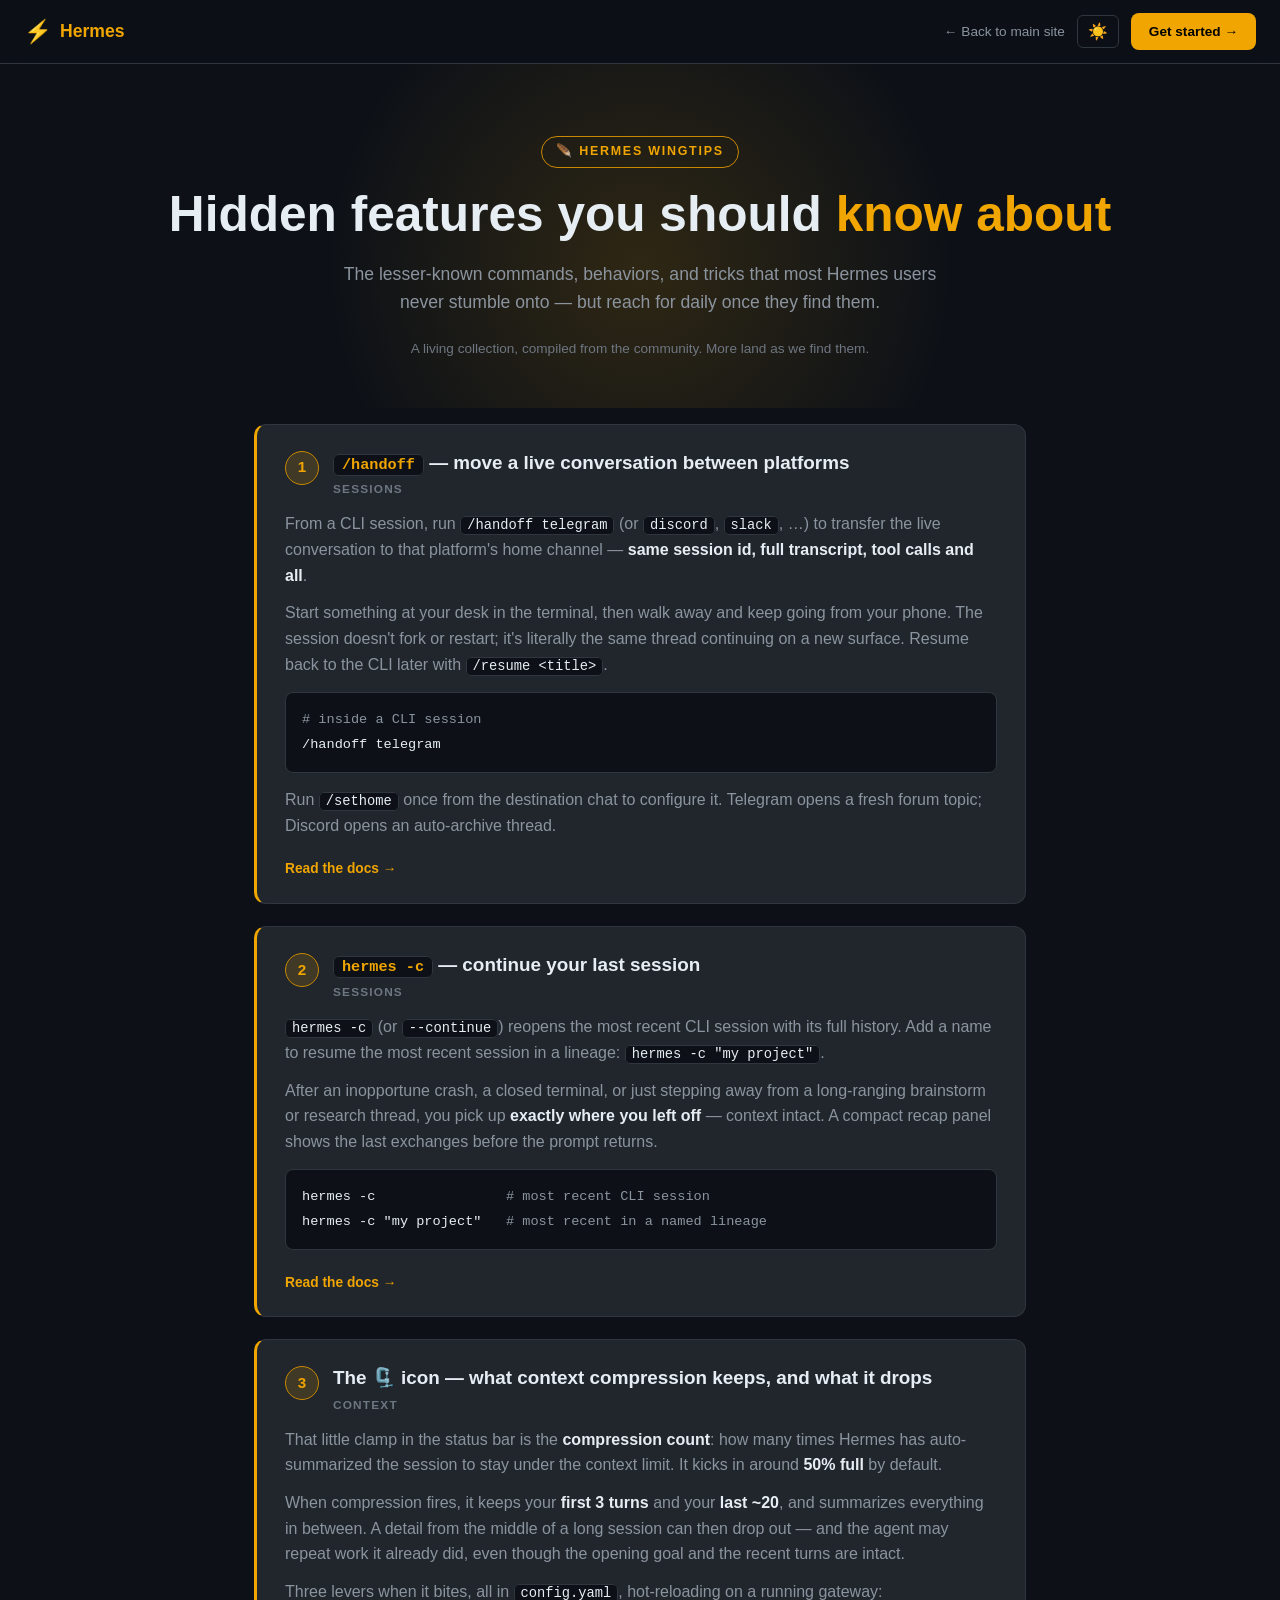
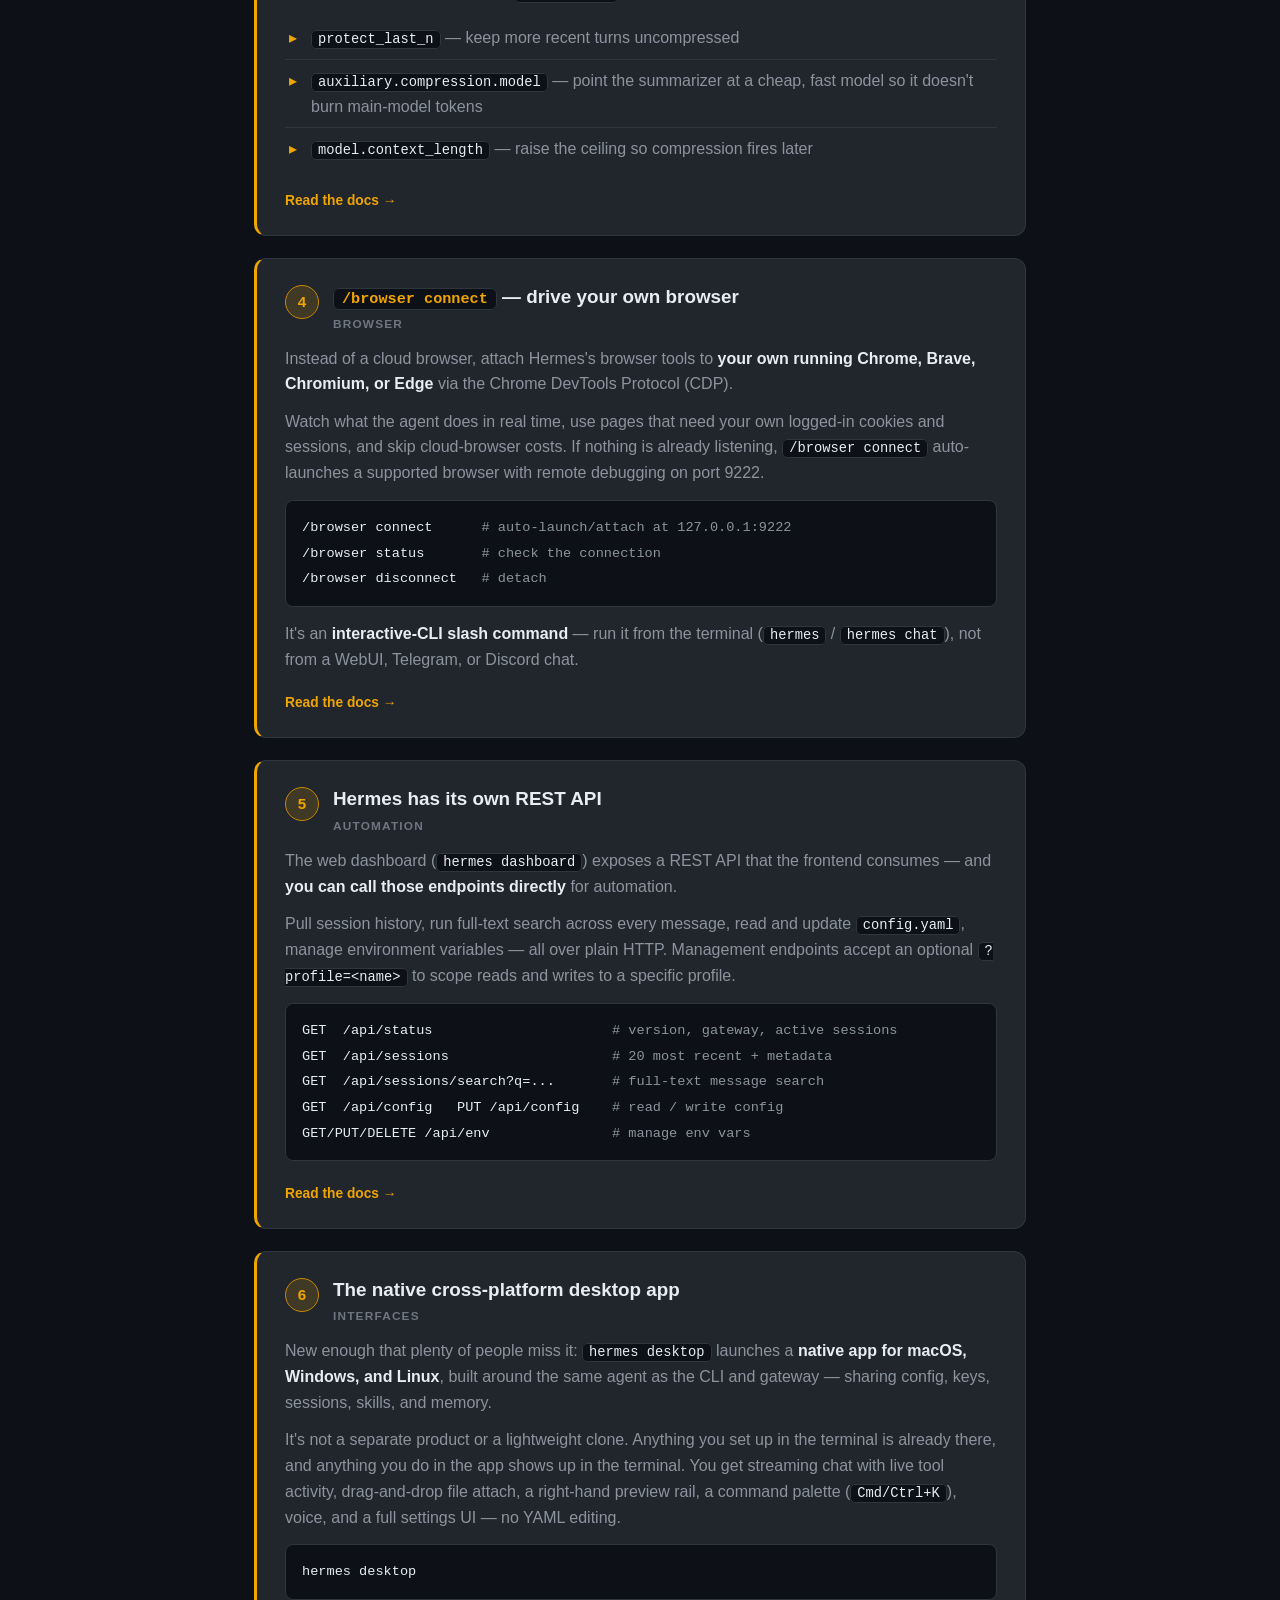
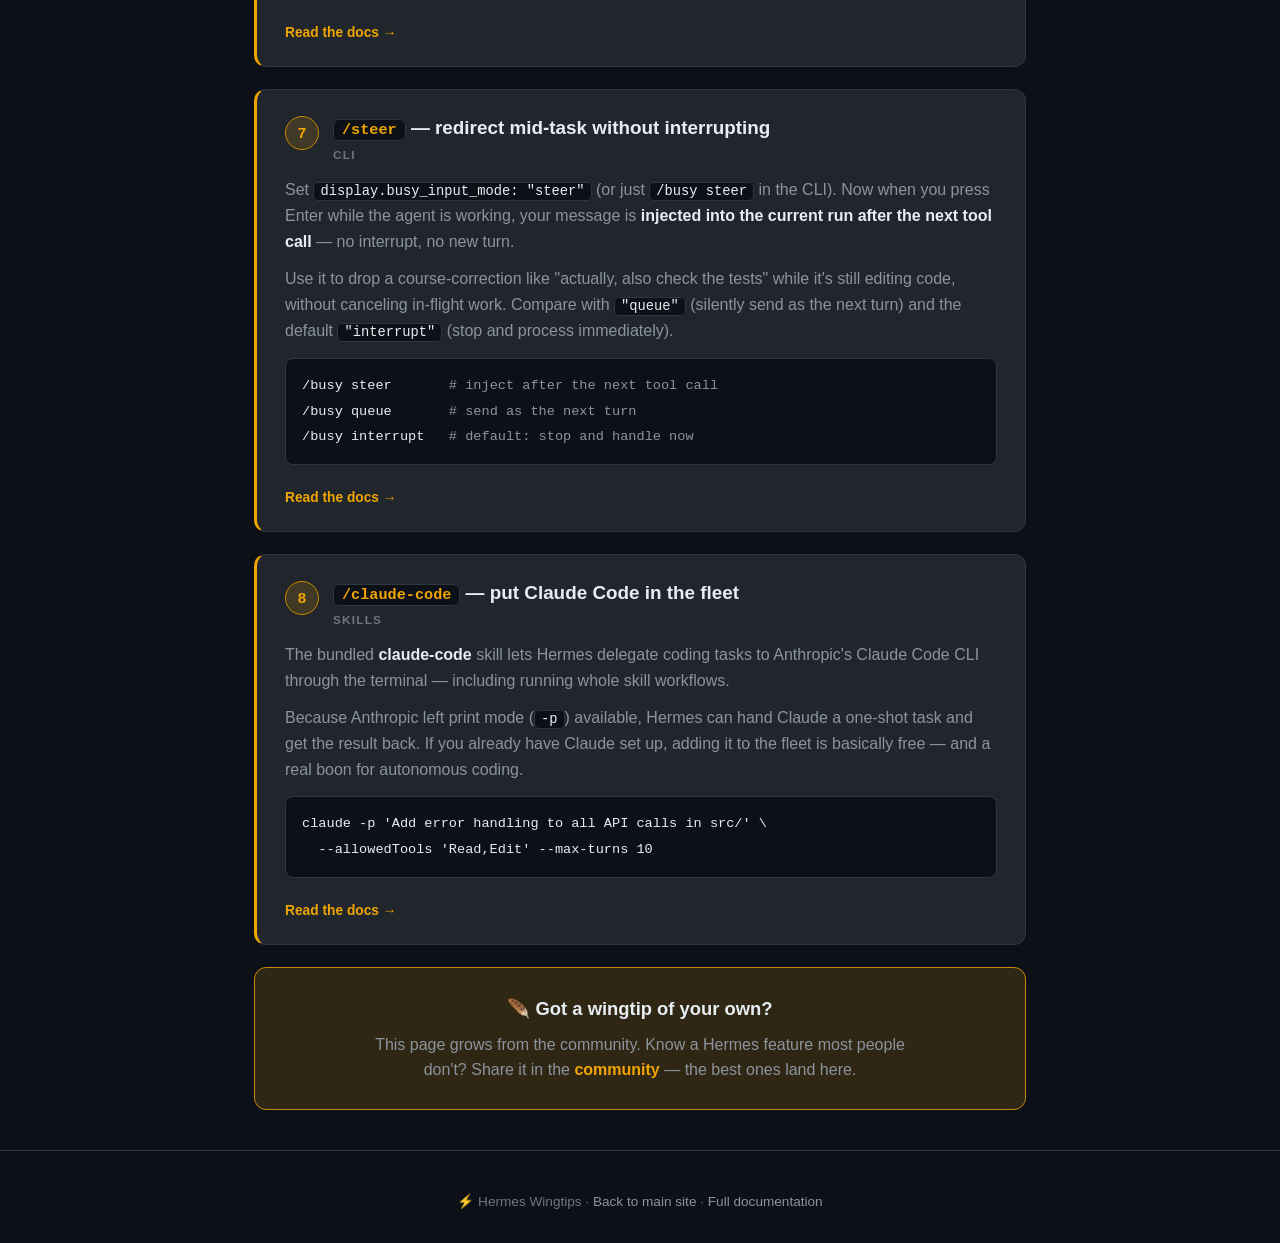
<file: hidden-features/index.html>
<!DOCTYPE html>
<html lang="en" data-theme="dark">
<head>
  <script>
    // Canonical URL: strip trailing index.html so links always show the clean path
    (function(){
      var p = window.location.pathname;
      if (p.endsWith('/index.html')) {
        var clean = p.slice(0, p.length - 'index.html'.length);
        window.history.replaceState(null, '', clean + window.location.search + window.location.hash);
      }
    })();
  </script>
<meta charset="UTF-8">
<meta name="viewport" content="width=device-width, initial-scale=1.0">
<title>Hidden Features — Hermes Wingtips</title>
<meta name="description" content="The lesser-known Hermes features, commands, and tricks most users never discover — cross-platform handoff, context compression, /browser connect, the REST API, and more.">
<meta property="og:title" content="Hidden Features — Hermes Wingtips">
<meta property="og:description" content="The lesser-known Hermes features, commands, and tricks most users never discover.">
<meta property="og:type" content="website">
<meta property="og:url" content="https://get-hermes.ai/hidden-features/">
<meta property="og:image" content="https://get-hermes.ai/images/ui-hero.png">
<meta name="twitter:card" content="summary_large_image">
<meta name="twitter:title" content="Hidden Features — Hermes Wingtips">
<meta name="twitter:description" content="The lesser-known Hermes features, commands, and tricks most users never discover.">
<meta name="twitter:image" content="https://get-hermes.ai/images/ui-hero.png">
<style>
  :root {
    --bg-primary: #0d1117;
    --bg-secondary: #161b22;
    --bg-tertiary: #21262d;
    --bg-card: #161b22;
    --border: #30363d;
    --text-primary: #e6edf3;
    --text-secondary: #8b949e;
    --text-muted: #6e7681;
    --accent: #f0a500;
    --accent-dim: #c88800;
    --accent-glow: rgba(240,165,0,0.15);
    --green: #3fb950;
    --blue: #58a6ff;
    --purple: #bc8cff;
    --red: #f85149;
    --nav-height: 64px;
  }
  [data-theme="light"] nav {
    background: rgba(246, 248, 250, 0.95);
  }
  [data-theme="light"] {
    --bg-primary: #ffffff;
    --bg-secondary: #f6f8fa;
    --bg-tertiary: #eaeef2;
    --bg-card: #ffffff;
    --border: #d0d7de;
    --text-primary: #1f2328;
    --text-secondary: #656d76;
    --text-muted: #9198a1;
    --accent: #c07800;
    --accent-dim: #9a6200;
    --accent-glow: rgba(192,120,0,0.12);
  }

  *, *::before, *::after { box-sizing: border-box; margin: 0; padding: 0; }

  body {
    font-family: -apple-system, BlinkMacSystemFont, 'Segoe UI', sans-serif;
    background: var(--bg-primary);
    color: var(--text-primary);
    line-height: 1.6;
    min-height: 100vh;
  }

  /* NAV */
  nav {
    position: sticky;
    top: 0;
    height: var(--nav-height);
    background: rgba(13, 17, 23, 0.92);
    border-bottom: 1px solid var(--border);
    backdrop-filter: blur(12px);
    display: flex;
    align-items: center;
    justify-content: space-between;
    padding: 0 24px;
    z-index: 100;
  }
  .nav-logo {
    font-size: 1.1rem;
    font-weight: 700;
    color: var(--accent);
    text-decoration: none;
    display: flex;
    align-items: center;
    gap: 8px;
  }
  .nav-logo span { font-size: 1.4rem; }
  .nav-right { display: flex; align-items: center; gap: 12px; }
  .nav-back {
    color: var(--text-secondary);
    text-decoration: none;
    font-size: 0.85rem;
    display: flex;
    align-items: center;
    gap: 4px;
    transition: color 0.2s;
  }
  .nav-back:hover { color: var(--text-primary); }
  #theme-toggle {
    background: none;
    border: 1px solid var(--border);
    border-radius: 6px;
    padding: 6px 10px;
    cursor: pointer;
    font-size: 1rem;
    color: var(--text-primary);
    transition: border-color 0.2s;
  }
  #theme-toggle:hover { border-color: var(--accent); }
  .btn-cta {
    background: var(--accent);
    color: #000;
    border: none;
    border-radius: 8px;
    padding: 8px 18px;
    font-size: 0.85rem;
    font-weight: 600;
    cursor: pointer;
    text-decoration: none;
    transition: opacity 0.2s;
  }
  .btn-cta:hover { opacity: 0.85; }

  /* HERO */
  .hero {
    text-align: center;
    padding: 72px 24px 48px;
    position: relative;
    overflow: hidden;
  }
  .hero::before {
    content: "";
    position: absolute;
    top: -40%; left: 50%;
    transform: translateX(-50%);
    width: 680px; height: 680px;
    background: radial-gradient(circle, var(--accent-glow) 0%, transparent 65%);
    pointer-events: none;
  }
  .hero-eyebrow {
    display: inline-block;
    font-size: 0.78rem;
    font-weight: 700;
    letter-spacing: 0.14em;
    text-transform: uppercase;
    color: var(--accent);
    border: 1px solid var(--accent-dim);
    border-radius: 999px;
    padding: 5px 14px;
    margin-bottom: 20px;
    position: relative;
  }
  .hero h1 {
    font-size: clamp(2rem, 5vw, 3.1rem);
    font-weight: 800;
    line-height: 1.08;
    margin-bottom: 18px;
    position: relative;
  }
  .hero h1 .wing { color: var(--accent); }
  .hero p {
    max-width: 640px;
    margin: 0 auto;
    font-size: 1.1rem;
    color: var(--text-secondary);
    position: relative;
  }
  .hero .meta {
    margin-top: 22px;
    font-size: 0.85rem;
    color: var(--text-muted);
    position: relative;
  }

  /* TIP LIST */
  .wrap {
    max-width: 820px;
    margin: 0 auto;
    padding: 16px 24px 40px;
  }
  .tip {
    background: var(--bg-tertiary);
    border: 1px solid var(--border);
    border-left: 3px solid var(--accent);
    border-radius: 12px;
    padding: 26px 28px 22px;
    margin-bottom: 22px;
    position: relative;
  }
  .tip-head {
    display: flex;
    align-items: flex-start;
    gap: 14px;
    margin-bottom: 12px;
  }
  .tip-num {
    flex-shrink: 0;
    width: 34px; height: 34px;
    border-radius: 50%;
    background: var(--accent-glow);
    border: 1px solid var(--accent-dim);
    color: var(--accent);
    font-weight: 800;
    font-size: 0.95rem;
    display: flex;
    align-items: center;
    justify-content: center;
  }
  .tip-title {
    flex: 1;
    min-width: 0;
  }
  .tip-title h2 {
    font-size: 1.18rem;
    font-weight: 700;
    line-height: 1.3;
    word-break: break-word;
  }
  .tip-title h2 code {
    font-family: 'SF Mono', 'Menlo', 'Consolas', monospace;
    background: var(--bg-primary);
    border: 1px solid var(--border);
    border-radius: 6px;
    padding: 1px 8px;
    font-size: 0.95rem;
    color: var(--accent);
  }
  .tip-kicker {
    display: block;
    font-size: 0.74rem;
    font-weight: 700;
    letter-spacing: 0.1em;
    text-transform: uppercase;
    color: var(--text-muted);
    margin-top: 5px;
  }
  .tip-body { color: var(--text-secondary); font-size: 1rem; }
  .tip-body p { margin-bottom: 12px; }
  .tip-body p:last-child { margin-bottom: 0; }
  .tip-body strong { color: var(--text-primary); font-weight: 650; }
  .tip-body code:not(pre code) {
    font-family: 'SF Mono', 'Menlo', 'Consolas', monospace;
    background: var(--bg-primary);
    border: 1px solid var(--border);
    border-radius: 5px;
    padding: 1px 6px;
    font-size: 0.86em;
    color: var(--text-primary);
  }
  pre {
    background: #0d1117;
    border: 1px solid var(--border);
    border-radius: 8px;
    padding: 14px 16px;
    overflow-x: auto;
    margin: 14px 0;
  }
  pre code {
    font-family: 'SF Mono', 'Menlo', 'Consolas', monospace;
    font-size: 0.85rem;
    color: #e6edf3;
    line-height: 1.55;
    white-space: pre;
  }
  pre code .c { color: #8b949e; }
  pre code .k { color: #f0a500; }
  .levers {
    list-style: none;
    margin: 4px 0 12px;
    padding: 0;
  }
  .levers li {
    padding: 8px 0 8px 26px;
    position: relative;
    border-bottom: 1px solid var(--border);
  }
  .levers li:last-child { border-bottom: none; }
  .levers li::before {
    content: "▸";
    position: absolute;
    left: 4px;
    color: var(--accent);
  }
  .tip-more {
    display: inline-flex;
    align-items: center;
    gap: 5px;
    margin-top: 8px;
    font-size: 0.86rem;
    font-weight: 600;
    color: var(--accent);
    text-decoration: none;
    transition: gap 0.15s;
  }
  .tip-more:hover { gap: 9px; }

  /* CONTRIBUTE CALLOUT */
  .contribute {
    background: var(--accent-glow);
    border: 1px solid var(--accent-dim);
    border-radius: 12px;
    padding: 26px 28px;
    text-align: center;
    margin-top: 8px;
  }
  .contribute h3 { font-size: 1.15rem; margin-bottom: 8px; }
  .contribute p { color: var(--text-secondary); max-width: 560px; margin: 0 auto; }
  .contribute a { color: var(--accent); font-weight: 600; text-decoration: none; }
  .contribute a:hover { text-decoration: underline; }

  footer {
    text-align: center;
    padding: 40px 24px;
    border-top: 1px solid var(--border);
    color: var(--text-muted);
    font-size: 0.85rem;
  }
  footer a { color: var(--text-secondary); text-decoration: none; }
  footer a:hover { color: var(--accent); }

  /* HAMBURGER + MOBILE MENU */
  .hamburger {
    display: none;
    flex-direction: column;
    gap: 5px;
    cursor: pointer;
    padding: 6px;
    border: 1px solid var(--border);
    border-radius: 6px;
    background: none;
    transition: border-color 0.15s;
    flex-shrink: 0;
  }
  .hamburger:hover { border-color: var(--accent); }
  .hamburger span {
    display: block;
    width: 20px;
    height: 2px;
    background: var(--text-secondary);
    border-radius: 2px;
    transition: transform 0.2s, opacity 0.2s;
  }
  .hamburger.open span:nth-child(1) { transform: translateY(7px) rotate(45deg); }
  .hamburger.open span:nth-child(2) { opacity: 0; }
  .hamburger.open span:nth-child(3) { transform: translateY(-7px) rotate(-45deg); }
  #hf-mobile-menu {
    display: none;
    position: fixed;
    top: var(--nav-height);
    left: 0; right: 0;
    background: var(--bg-secondary);
    border-bottom: 1px solid var(--border);
    padding: 16px 24px;
    z-index: 999;
    flex-direction: column;
    gap: 4px;
  }
  #hf-mobile-menu.open { display: flex; }
  #hf-mobile-menu a {
    color: var(--text-secondary);
    font-size: 0.95rem;
    font-weight: 500;
    padding: 10px 12px;
    border-radius: 6px;
    transition: color 0.15s, background 0.15s;
    text-decoration: none;
  }
  #hf-mobile-menu a:hover { color: var(--text-primary); background: var(--bg-tertiary); }
  #hf-mobile-menu a.accent { color: var(--accent); }

  @media (max-width: 640px) {
    .hamburger { display: flex; }
    .btn-cta { display: none; }
    .nav-back { display: none; }
    nav { padding: 0 16px; }
    .tip { padding: 22px 18px 18px; }
    .wrap { padding: 12px 16px 36px; }
  }
</style>
</head>
<body>

<nav>
  <a href="../" class="nav-logo"><span>⚡</span> Hermes</a>
  <div class="nav-right">
    <a href="../" class="nav-back">← <span>Back to main site</span></a>
    <button id="theme-toggle" aria-label="Toggle theme">🌙</button>
    <a href="https://hermes-agent.nousresearch.com/docs/getting-started/installation" class="btn-cta" target="_blank">Get started →</a>
  </div>
  <button class="hamburger" id="hf-hamburger" aria-label="Open menu" aria-expanded="false">
    <span></span><span></span><span></span>
  </button>
</nav>

<div id="hf-mobile-menu">
  <a href="../">⚡ Hermes Home</a>
  <a href="../#why">Why Hermes</a>
  <a href="../#features">Features</a>
  <a href="../#compare">Compare</a>
  <a href="../#install">Install</a>
  <a href="../eli5/" class="accent">🧠 ELI5 — What is Hermes?</a>
  <a href="../models/" class="accent">🤖 Best Models</a>
  <a href="../community/" class="accent">🌎 Community</a>
  <a href="https://hermes-agent.nousresearch.com/docs/getting-started/installation" target="_blank" class="accent" style="margin-top:4px">Get started →</a>
</div>

<section class="hero">
  <span class="hero-eyebrow">🪶 Hermes Wingtips</span>
  <h1>Hidden features you should <span class="wing">know about</span></h1>
  <p>The lesser-known commands, behaviors, and tricks that most Hermes users never stumble onto — but reach for daily once they find them.</p>
  <p class="meta">A living collection, compiled from the community. More land as we find them.</p>
</section>

<div class="wrap">

  <!-- 1 -->
  <div class="tip" id="handoff">
    <div class="tip-head">
      <div class="tip-num">1</div>
      <div class="tip-title">
        <h2><code>/handoff</code> — move a live conversation between platforms</h2>
        <span class="tip-kicker">Sessions</span>
      </div>
    </div>
    <div class="tip-body">
      <p>From a CLI session, run <code>/handoff telegram</code> (or <code>discord</code>, <code>slack</code>, …) to transfer the live conversation to that platform's home channel — <strong>same session id, full transcript, tool calls and all</strong>.</p>
      <p>Start something at your desk in the terminal, then walk away and keep going from your phone. The session doesn't fork or restart; it's literally the same thread continuing on a new surface. Resume back to the CLI later with <code>/resume &lt;title&gt;</code>.</p>
      <pre><code><span class="c"># inside a CLI session</span>
/handoff telegram</code></pre>
      <p>Run <code>/sethome</code> once from the destination chat to configure it. Telegram opens a fresh forum topic; Discord opens an auto-archive thread.</p>
      <a class="tip-more" href="https://hermes-agent.nousresearch.com/docs/user-guide/sessions#cross-platform-handoff" target="_blank">Read the docs →</a>
    </div>
  </div>

  <!-- 2 -->
  <div class="tip" id="continue">
    <div class="tip-head">
      <div class="tip-num">2</div>
      <div class="tip-title">
        <h2><code>hermes -c</code> — continue your last session</h2>
        <span class="tip-kicker">Sessions</span>
      </div>
    </div>
    <div class="tip-body">
      <p><code>hermes -c</code> (or <code>--continue</code>) reopens the most recent CLI session with its full history. Add a name to resume the most recent session in a lineage: <code>hermes -c "my project"</code>.</p>
      <p>After an inopportune crash, a closed terminal, or just stepping away from a long-ranging brainstorm or research thread, you pick up <strong>exactly where you left off</strong> — context intact. A compact recap panel shows the last exchanges before the prompt returns.</p>
      <pre><code>hermes -c                <span class="c"># most recent CLI session</span>
hermes -c "my project"   <span class="c"># most recent in a named lineage</span></code></pre>
      <a class="tip-more" href="https://hermes-agent.nousresearch.com/docs/user-guide/sessions#cli-session-resume" target="_blank">Read the docs →</a>
    </div>
  </div>

  <!-- 3 -->
  <div class="tip" id="compression">
    <div class="tip-head">
      <div class="tip-num">3</div>
      <div class="tip-title">
        <h2>The 🗜️ icon — what context compression keeps, and what it drops</h2>
        <span class="tip-kicker">Context</span>
      </div>
    </div>
    <div class="tip-body">
      <p>That little clamp in the status bar is the <strong>compression count</strong>: how many times Hermes has auto-summarized the session to stay under the context limit. It kicks in around <strong>50% full</strong> by default.</p>
      <p>When compression fires, it keeps your <strong>first 3 turns</strong> and your <strong>last ~20</strong>, and summarizes everything in between. A detail from the middle of a long session can then drop out — and the agent may repeat work it already did, even though the opening goal and the recent turns are intact.</p>
      <p>Three levers when it bites, all in <code>config.yaml</code>, hot-reloading on a running gateway:</p>
      <ul class="levers">
        <li><code>protect_last_n</code> — keep more recent turns uncompressed</li>
        <li><code>auxiliary.compression.model</code> — point the summarizer at a cheap, fast model so it doesn't burn main-model tokens</li>
        <li><code>model.context_length</code> — raise the ceiling so compression fires later</li>
      </ul>
      <a class="tip-more" href="https://hermes-agent.nousresearch.com/docs/developer-guide/context-compression-and-caching" target="_blank">Read the docs →</a>
    </div>
  </div>

  <!-- 4 -->
  <div class="tip" id="browser-connect">
    <div class="tip-head">
      <div class="tip-num">4</div>
      <div class="tip-title">
        <h2><code>/browser connect</code> — drive your own browser</h2>
        <span class="tip-kicker">Browser</span>
      </div>
    </div>
    <div class="tip-body">
      <p>Instead of a cloud browser, attach Hermes's browser tools to <strong>your own running Chrome, Brave, Chromium, or Edge</strong> via the Chrome DevTools Protocol (CDP).</p>
      <p>Watch what the agent does in real time, use pages that need your own logged-in cookies and sessions, and skip cloud-browser costs. If nothing is already listening, <code>/browser connect</code> auto-launches a supported browser with remote debugging on port 9222.</p>
      <pre><code>/browser connect      <span class="c"># auto-launch/attach at 127.0.0.1:9222</span>
/browser status       <span class="c"># check the connection</span>
/browser disconnect   <span class="c"># detach</span></code></pre>
      <p>It's an <strong>interactive-CLI slash command</strong> — run it from the terminal (<code>hermes</code> / <code>hermes chat</code>), not from a WebUI, Telegram, or Discord chat.</p>
      <a class="tip-more" href="https://hermes-agent.nousresearch.com/docs/user-guide/features/browser#local-chromium-family-browser-via-cdp-browser-connect" target="_blank">Read the docs →</a>
    </div>
  </div>

  <!-- 5 -->
  <div class="tip" id="rest-api">
    <div class="tip-head">
      <div class="tip-num">5</div>
      <div class="tip-title">
        <h2>Hermes has its own REST API</h2>
        <span class="tip-kicker">Automation</span>
      </div>
    </div>
    <div class="tip-body">
      <p>The web dashboard (<code>hermes dashboard</code>) exposes a REST API that the frontend consumes — and <strong>you can call those endpoints directly</strong> for automation.</p>
      <p>Pull session history, run full-text search across every message, read and update <code>config.yaml</code>, manage environment variables — all over plain HTTP. Management endpoints accept an optional <code>?profile=&lt;name&gt;</code> to scope reads and writes to a specific profile.</p>
      <pre><code>GET  /api/status                      <span class="c"># version, gateway, active sessions</span>
GET  /api/sessions                    <span class="c"># 20 most recent + metadata</span>
GET  /api/sessions/search?q=...       <span class="c"># full-text message search</span>
GET  /api/config   PUT /api/config    <span class="c"># read / write config</span>
GET/PUT/DELETE /api/env               <span class="c"># manage env vars</span></code></pre>
      <a class="tip-more" href="https://hermes-agent.nousresearch.com/docs/user-guide/features/web-dashboard#rest-api" target="_blank">Read the docs →</a>
    </div>
  </div>

  <!-- 6 -->
  <div class="tip" id="desktop">
    <div class="tip-head">
      <div class="tip-num">6</div>
      <div class="tip-title">
        <h2>The native cross-platform desktop app</h2>
        <span class="tip-kicker">Interfaces</span>
      </div>
    </div>
    <div class="tip-body">
      <p>New enough that plenty of people miss it: <code>hermes desktop</code> launches a <strong>native app for macOS, Windows, and Linux</strong>, built around the same agent as the CLI and gateway — sharing config, keys, sessions, skills, and memory.</p>
      <p>It's not a separate product or a lightweight clone. Anything you set up in the terminal is already there, and anything you do in the app shows up in the terminal. You get streaming chat with live tool activity, drag-and-drop file attach, a right-hand preview rail, a command palette (<code>Cmd/Ctrl+K</code>), voice, and a full settings UI — no YAML editing.</p>
      <pre><code>hermes desktop</code></pre>
      <a class="tip-more" href="https://hermes-agent.nousresearch.com/docs/user-guide/desktop" target="_blank">Read the docs →</a>
    </div>
  </div>

  <!-- 7 -->
  <div class="tip" id="steer">
    <div class="tip-head">
      <div class="tip-num">7</div>
      <div class="tip-title">
        <h2><code>/steer</code> — redirect mid-task without interrupting</h2>
        <span class="tip-kicker">CLI</span>
      </div>
    </div>
    <div class="tip-body">
      <p>Set <code>display.busy_input_mode: "steer"</code> (or just <code>/busy steer</code> in the CLI). Now when you press Enter while the agent is working, your message is <strong>injected into the current run after the next tool call</strong> — no interrupt, no new turn.</p>
      <p>Use it to drop a course-correction like "actually, also check the tests" while it's still editing code, without canceling in-flight work. Compare with <code>"queue"</code> (silently send as the next turn) and the default <code>"interrupt"</code> (stop and process immediately).</p>
      <pre><code>/busy steer       <span class="c"># inject after the next tool call</span>
/busy queue       <span class="c"># send as the next turn</span>
/busy interrupt   <span class="c"># default: stop and handle now</span></code></pre>
      <a class="tip-more" href="https://hermes-agent.nousresearch.com/docs/user-guide/cli#busy-input-mode" target="_blank">Read the docs →</a>
    </div>
  </div>

  <!-- 8 -->
  <div class="tip" id="claude-code">
    <div class="tip-head">
      <div class="tip-num">8</div>
      <div class="tip-title">
        <h2><code>/claude-code</code> — put Claude Code in the fleet</h2>
        <span class="tip-kicker">Skills</span>
      </div>
    </div>
    <div class="tip-body">
      <p>The bundled <strong>claude-code</strong> skill lets Hermes delegate coding tasks to Anthropic's Claude Code CLI through the terminal — including running whole skill workflows.</p>
      <p>Because Anthropic left print mode (<code>-p</code>) available, Hermes can hand Claude a one-shot task and get the result back. If you already have Claude set up, adding it to the fleet is basically free — and a real boon for autonomous coding.</p>
      <pre><code>claude -p 'Add error handling to all API calls in src/' \
  --allowedTools 'Read,Edit' --max-turns 10</code></pre>
      <a class="tip-more" href="https://hermes-agent.nousresearch.com/docs/user-guide/skills/bundled/autonomous-ai-agents/autonomous-ai-agents-claude-code" target="_blank">Read the docs →</a>
    </div>
  </div>

  <div class="contribute">
    <h3>🪶 Got a wingtip of your own?</h3>
    <p>This page grows from the community. Know a Hermes feature most people don't? Share it in the <a href="../community/">community</a> — the best ones land here.</p>
  </div>

</div>

<footer>
  <p>⚡ Hermes Wingtips · <a href="../">Back to main site</a> · <a href="https://hermes-agent.nousresearch.com/docs" target="_blank">Full documentation</a></p>
</footer>

<script>
  var themeToggle = document.getElementById('theme-toggle');
  function setTheme(t) {
    document.documentElement.setAttribute('data-theme', t);
    localStorage.setItem('theme', t);
    themeToggle.textContent = t === 'light' ? '🌙' : '☀️';
  }
  themeToggle.addEventListener('click', function() {
    setTheme(document.documentElement.getAttribute('data-theme') === 'dark' ? 'light' : 'dark');
  });
  var saved = localStorage.getItem('theme');
  if (saved) setTheme(saved);

  // Hamburger
  var hfHam = document.getElementById('hf-hamburger');
  var hfMenu = document.getElementById('hf-mobile-menu');
  if (hfHam && hfMenu) {
    hfHam.addEventListener('click', function() {
      var open = hfMenu.classList.toggle('open');
      hfHam.classList.toggle('open', open);
      hfHam.setAttribute('aria-expanded', open);
    });
    document.addEventListener('click', function(e) {
      if (!hfHam.contains(e.target) && !hfMenu.contains(e.target)) {
        hfMenu.classList.remove('open');
        hfHam.classList.remove('open');
        hfHam.setAttribute('aria-expanded', 'false');
      }
    });
  }
</script>
</body>
</html>
</file>
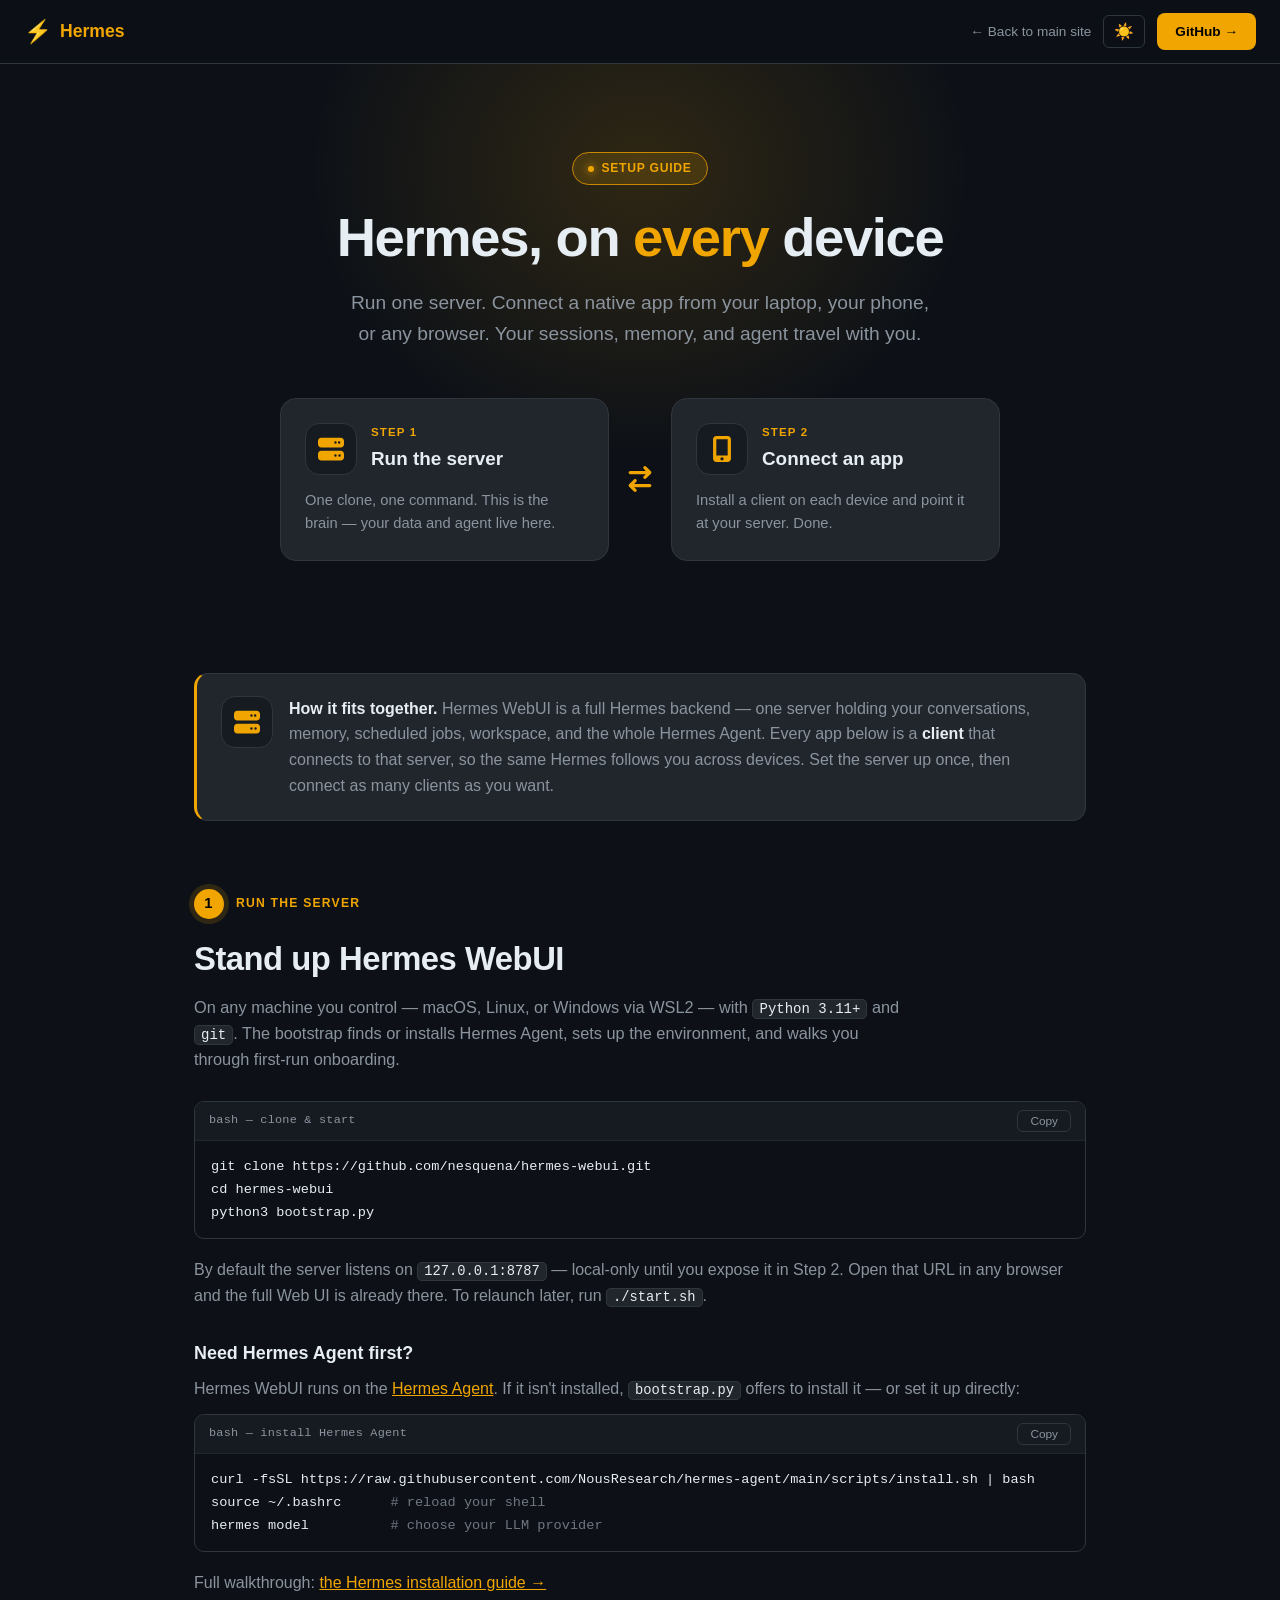
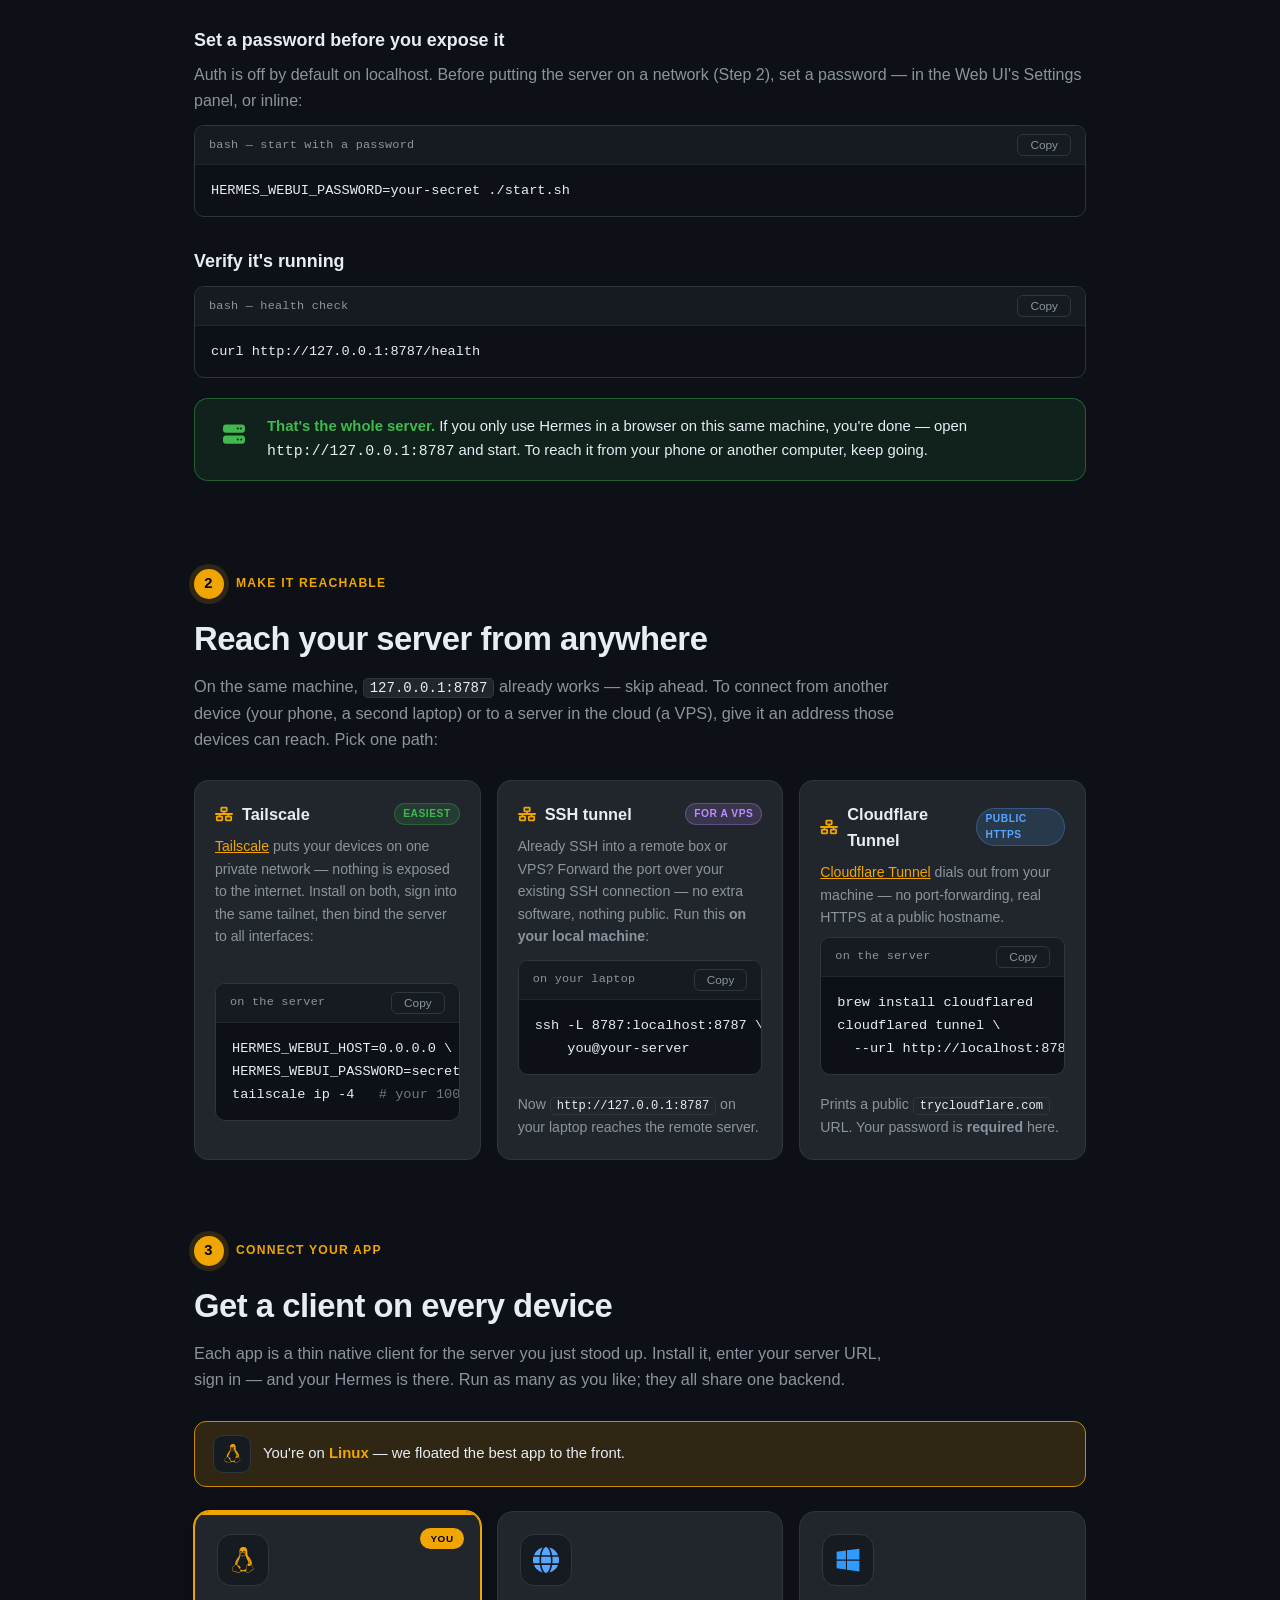
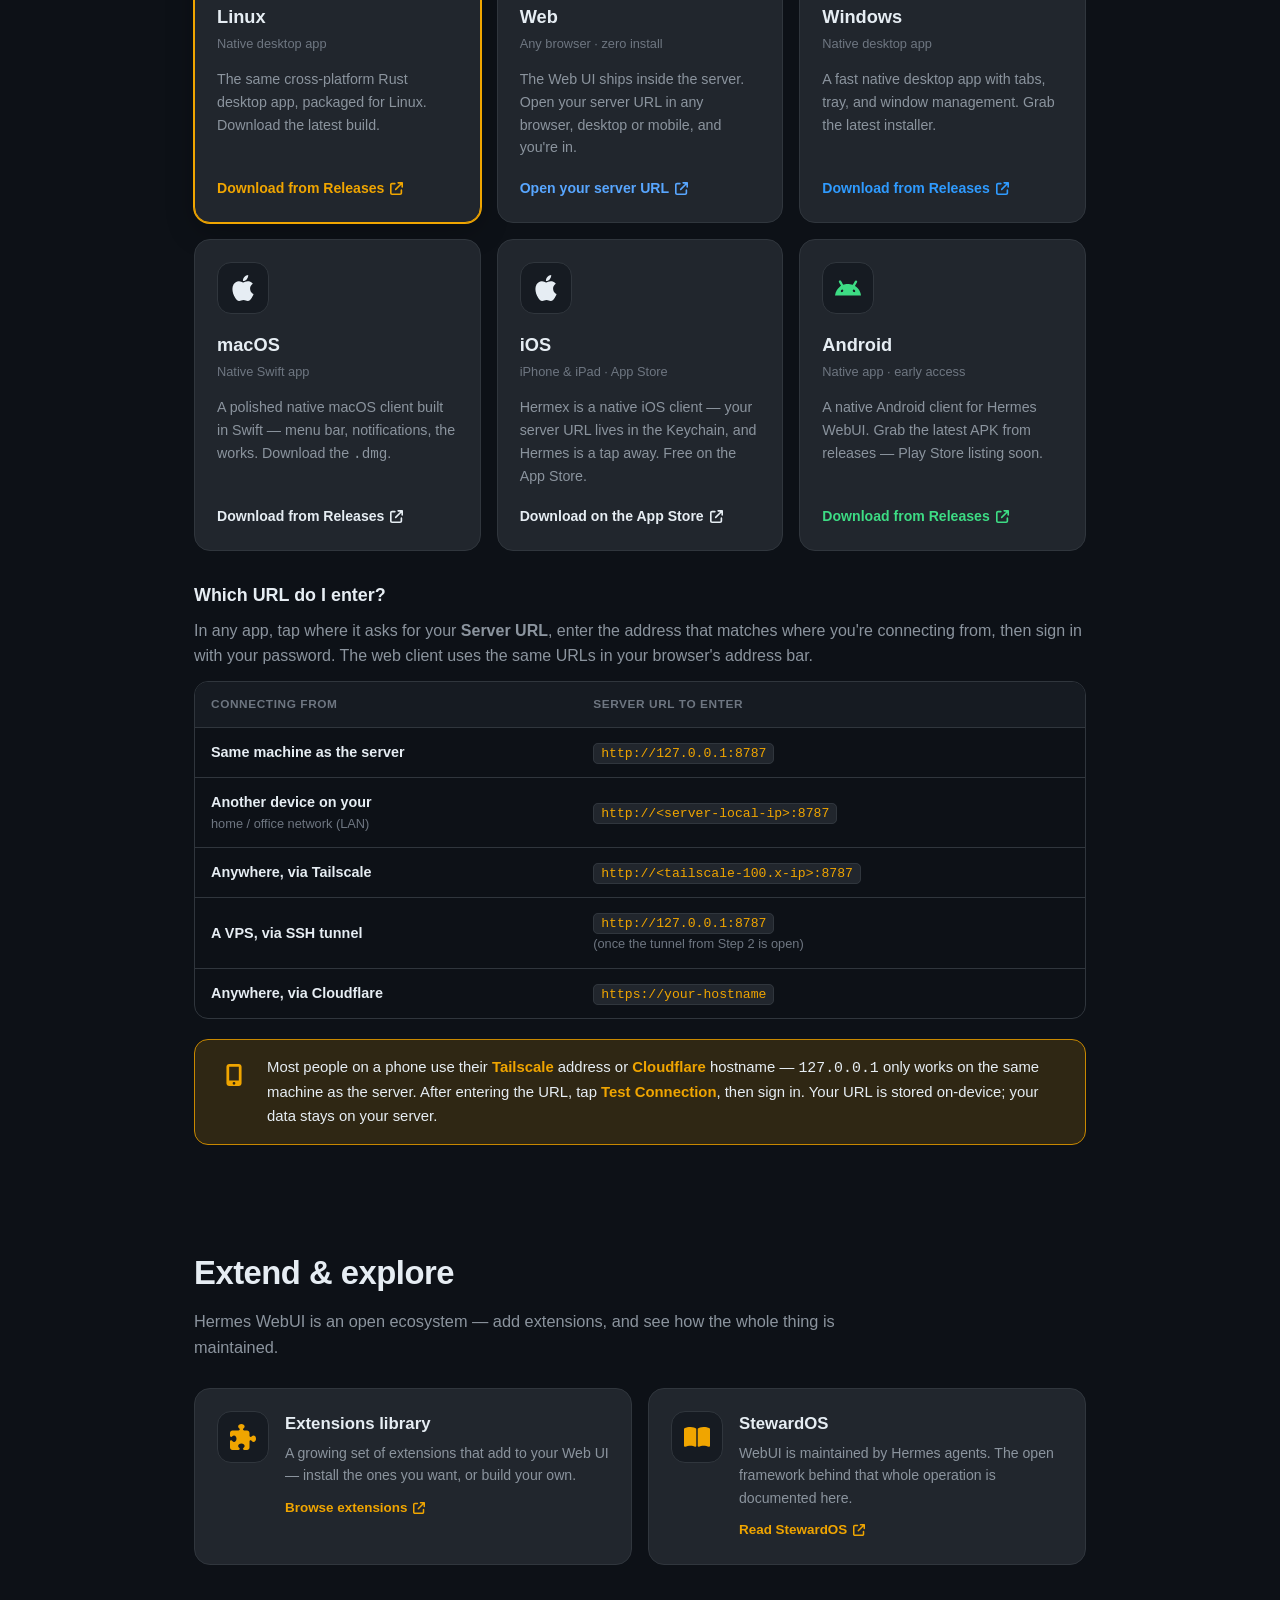
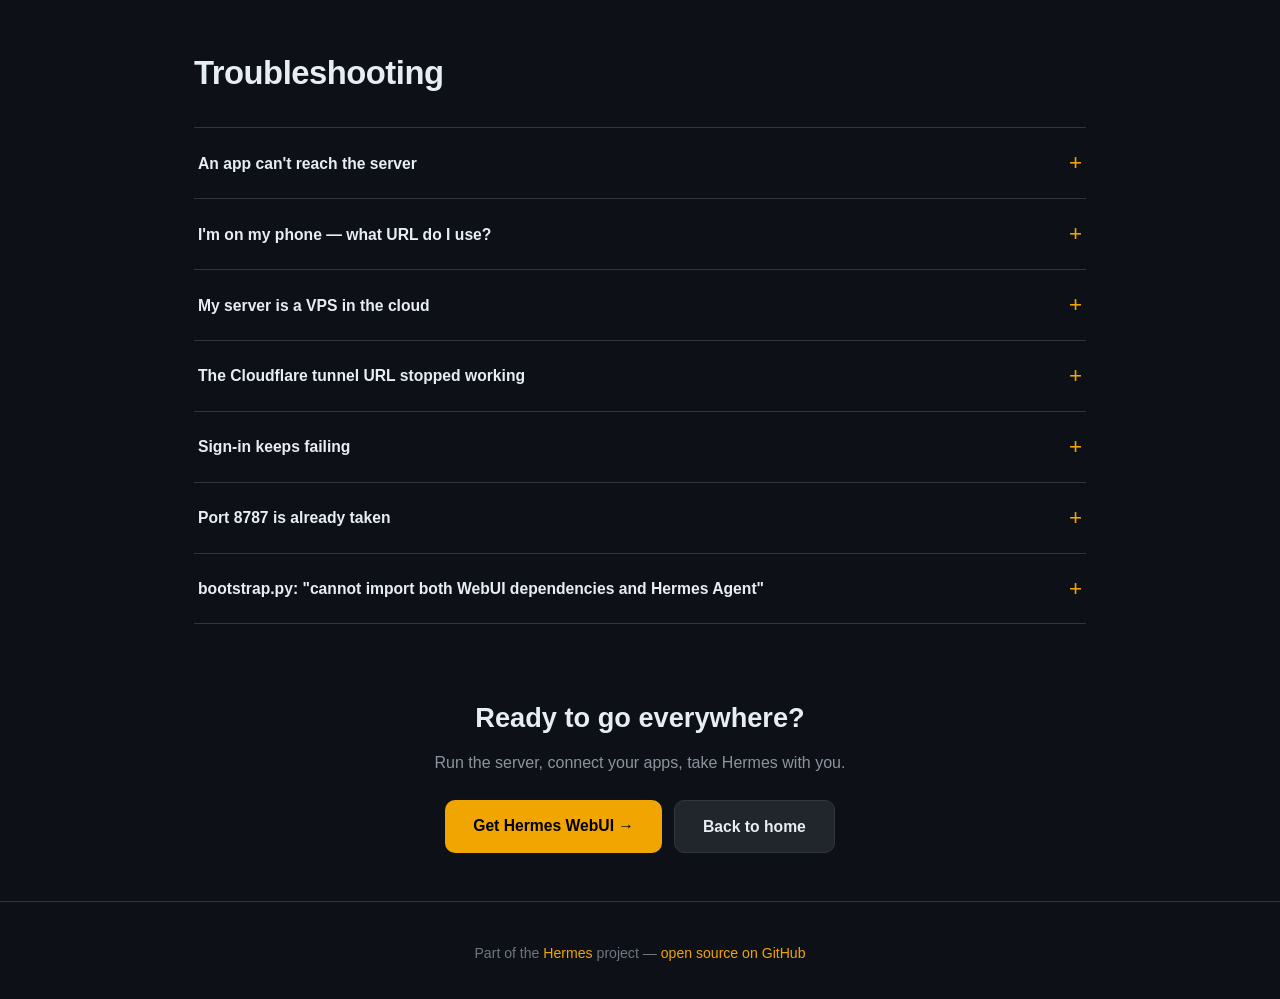
<file: setup/index.html>
<!DOCTYPE html>
<html lang="en" data-theme="dark">
<head>
  <script>
    (function(){
      var p = window.location.pathname;
      if (p.endsWith('/index.html')) {
        var clean = p.slice(0, p.length - 'index.html'.length);
        window.history.replaceState(null, '', clean + window.location.search + window.location.hash);
      }
    })();
  </script>
<meta charset="UTF-8">
<meta name="viewport" content="width=device-width, initial-scale=1.0">
<title>Set up Hermes WebUI — on every device</title>
<meta name="description" content="The complete setup guide for Hermes WebUI: run the server once, then connect a native client on web, Windows, Linux, macOS, iOS, and Android.">
<meta property="og:title" content="Set up Hermes WebUI — on every device">
<meta property="og:description" content="Run the server once, then connect a native client on every device. The full cross-platform setup guide for Hermes WebUI.">
<meta property="og:type" content="website">
<meta property="og:url" content="https://get-hermes.ai/setup/">
<meta property="og:image" content="https://get-hermes.ai/images/ui-hero.png">
<meta name="twitter:card" content="summary_large_image">
<meta name="twitter:title" content="Set up Hermes WebUI — on every device">
<meta name="twitter:description" content="Run the server once, then connect a native client on every device.">
<meta name="twitter:image" content="https://get-hermes.ai/images/ui-hero.png">
<style>
  :root {
    --bg-primary: #0d1117; --bg-secondary: #161b22; --bg-tertiary: #21262d;
    --bg-card: #161b22; --border: #30363d;
    --text-primary: #e6edf3; --text-secondary: #8b949e; --text-muted: #6e7681;
    --accent: #f0a500; --accent-dim: #c88800; --accent-glow: rgba(240,165,0,0.15);
    --green: #3fb950; --blue: #58a6ff; --purple: #bc8cff; --red: #f85149;
    --nav-height: 64px;
    --c-apple: #e6edf3; --c-windows: #2f9bff; --c-android: #3DDC84; --c-linux: #f0a500; --c-web: #58a6ff;
  }
  [data-theme="light"] nav { background: rgba(246, 248, 250, 0.95); }
  [data-theme="light"] {
    --bg-primary: #ffffff; --bg-secondary: #f6f8fa; --bg-tertiary: #eaeef2;
    --bg-card: #ffffff; --border: #d0d7de;
    --text-primary: #1f2328; --text-secondary: #656d76; --text-muted: #9198a1;
    --accent: #c07800; --accent-dim: #9a6200; --accent-glow: rgba(192,120,0,0.12);
    --c-apple: #1f2328; --c-windows: #0067c0;
  }
  *, *::before, *::after { box-sizing: border-box; margin: 0; padding: 0; }
  html { scroll-behavior: smooth; scroll-padding-top: 80px; }
  body { font-family: -apple-system, BlinkMacSystemFont, 'Segoe UI', sans-serif; background: var(--bg-primary); color: var(--text-primary); line-height: 1.6; min-height: 100vh; overflow-x: hidden; }
  a { color: var(--accent); }

  /* NAV */
  nav { position: sticky; top: 0; height: var(--nav-height); background: rgba(13,17,23,0.92); border-bottom: 1px solid var(--border); backdrop-filter: blur(12px); display: flex; align-items: center; justify-content: space-between; padding: 0 24px; z-index: 100; }
  .nav-logo { font-size: 1.1rem; font-weight: 700; color: var(--accent); text-decoration: none; display: flex; align-items: center; gap: 8px; }
  .nav-logo span { font-size: 1.4rem; }
  .nav-right { display: flex; align-items: center; gap: 12px; }
  .nav-back { color: var(--text-secondary); text-decoration: none; font-size: 0.85rem; display: flex; align-items: center; gap: 4px; transition: color 0.2s; }
  .nav-back:hover { color: var(--text-primary); }
  #theme-toggle { background: none; border: 1px solid var(--border); border-radius: 6px; padding: 6px 10px; cursor: pointer; font-size: 1rem; color: var(--text-primary); transition: border-color 0.2s; }
  #theme-toggle:hover { border-color: var(--accent); }
  .btn-cta { background: var(--accent); color: #000; border: none; border-radius: 8px; padding: 8px 18px; font-size: 0.85rem; font-weight: 600; cursor: pointer; text-decoration: none; transition: opacity 0.2s, transform 0.15s; }
  .btn-cta:hover { opacity: 0.9; transform: translateY(-1px); }
  .hamburger { display: none; flex-direction: column; gap: 5px; background: none; border: 1px solid var(--border); border-radius: 6px; padding: 9px 8px; cursor: pointer; transition: border-color 0.15s; flex-shrink: 0; }
  .hamburger:hover { border-color: var(--accent); }
  .hamburger span { display: block; width: 20px; height: 2px; background: var(--text-secondary); border-radius: 2px; transition: transform 0.2s, opacity 0.2s; }
  .hamburger.open span:nth-child(1) { transform: translateY(7px) rotate(45deg); }
  .hamburger.open span:nth-child(2) { opacity: 0; }
  .hamburger.open span:nth-child(3) { transform: translateY(-7px) rotate(-45deg); }
  #setup-mobile-menu { display: none; position: fixed; top: var(--nav-height); left: 0; right: 0; background: var(--bg-secondary); border-bottom: 1px solid var(--border); padding: 16px 24px; z-index: 999; flex-direction: column; gap: 4px; }
  #setup-mobile-menu.open { display: flex; }
  #setup-mobile-menu a { color: var(--text-secondary); font-size: 0.95rem; font-weight: 500; padding: 10px 12px; border-radius: 6px; transition: color 0.15s, background 0.15s; text-decoration: none; }
  #setup-mobile-menu a:hover { color: var(--text-primary); background: var(--bg-tertiary); }
  #setup-mobile-menu a.accent { color: var(--accent); }

  .wrap { max-width: 940px; margin: 0 auto; padding: 0 24px; }

  /* ICON SYSTEM */
  .bi { width: 1em; height: 1em; display: inline-block; vertical-align: -0.125em; fill: currentColor; }
  .icon-tile { width: 52px; height: 52px; border-radius: 14px; display: grid; place-items: center; background: var(--bg-card); border: 1px solid var(--border); flex-shrink: 0; transition: transform 0.2s ease, border-color 0.2s ease; }
  .icon-tile svg { width: 26px; height: 26px; fill: var(--text-primary); transition: transform 0.2s ease; }

  /* HERO */
  .hero { text-align: center; padding: 88px 24px 52px; position: relative; overflow: hidden; }
  .hero::before { content: ''; position: absolute; inset: -50% 0 auto 0; height: 760px; left: 50%; width: 880px; transform: translateX(-50%); background: radial-gradient(closest-side, var(--accent-glow) 0%, transparent 75%); pointer-events: none; z-index: 0; animation: heroPulse 9s ease-in-out infinite; }
  @keyframes heroPulse { 0%,100% { opacity: 0.7; transform: translateX(-50%) scale(1); } 50% { opacity: 1; transform: translateX(-50%) scale(1.08); } }
  .hero > * { position: relative; z-index: 1; }
  .hero-badge { display: inline-flex; align-items:center; gap:7px; font-size: 0.76rem; font-weight: 600; letter-spacing: 0.06em; text-transform: uppercase; color: var(--accent); background: var(--accent-glow); border: 1px solid var(--accent-dim); border-radius: 999px; padding: 6px 15px; margin-bottom: 24px; }
  .hero-badge::before { content:''; width:6px; height:6px; border-radius:50%; background: var(--accent); box-shadow: 0 0 8px var(--accent); animation: blink 2s ease-in-out infinite; }
  @keyframes blink { 0%,100%{opacity:1} 50%{opacity:0.4} }
  .hero h1 { font-size: clamp(2.1rem, 6vw, 3.4rem); font-weight: 800; line-height: 1.08; letter-spacing: -0.025em; margin-bottom: 20px; }
  .hero h1 em { color: var(--accent); font-style: normal; position: relative; }
  .hero-sub { font-size: clamp(1.02rem, 2.4vw, 1.2rem); color: var(--text-secondary); max-width: 600px; margin: 0 auto; }

  /* FLOW STRIP (the two-step intro) */
  .flowstrip { display: grid; grid-template-columns: 1fr auto 1fr; align-items: stretch; gap: 18px; margin: 48px auto 0; max-width: 720px; }
  .flowstep { display: block; background: var(--bg-tertiary); border: 1px solid var(--border); border-radius: 16px; padding: 24px; text-align: left; text-decoration: none; color: inherit; position: relative; transition: transform 0.2s ease, border-color 0.2s ease, box-shadow 0.2s ease; }
  .flowstep:hover { transform: translateY(-4px); border-color: var(--accent-dim); box-shadow: 0 12px 32px rgba(0,0,0,0.28); }
  .flowstep:hover .icon-tile { transform: scale(1.06); border-color: var(--accent-dim); }
  .flowstep:hover .icon-tile svg { transform: scale(1.08); }
  .flowstep .fs-top { display: flex; align-items: center; gap: 14px; margin-bottom: 14px; }
  .flowstep .icon-tile svg { fill: var(--accent); }
  .flowstep .fs-num { font-size: 0.72rem; font-weight: 700; letter-spacing: 0.1em; text-transform: uppercase; color: var(--accent); }
  .flowstep h3 { font-size: 1.18rem; margin: 2px 0 0; }
  .flowstep p { font-size: 0.92rem; color: var(--text-secondary); margin: 0; }
  .flowarrow { display: flex; align-items: center; justify-content: center; color: var(--accent); flex-shrink: 0; }
  .flowarrow svg { width: 26px; height: 26px; fill: var(--accent); }
  @media (max-width: 640px) {
    .flowstrip { grid-template-columns: 1fr; gap: 14px; margin-top: 36px; }
    .flowarrow { transform: rotate(90deg); padding: 2px 0; }
    .flowarrow svg { width: 22px; height: 22px; }
  }

  /* SECTION */
  .section { padding: 60px 0 8px; }
  .section-head { margin-bottom: 28px; }
  .step-eyebrow { font-size: 0.76rem; font-weight: 700; letter-spacing: 0.1em; text-transform: uppercase; color: var(--accent); display: flex; align-items: center; gap: 12px; }
  .step-eyebrow .step-dot { display: inline-flex; align-items: center; justify-content: center; width: 30px; height: 30px; border-radius: 50%; background: var(--accent); color: #000; font-weight: 800; font-size: 0.92rem; box-shadow: 0 0 0 5px var(--accent-glow); }
  .section h2 { font-size: clamp(1.55rem, 4vw, 2.05rem); font-weight: 800; letter-spacing: -0.015em; margin: 14px 0 8px; }
  .section .lead { font-size: 1.02rem; color: var(--text-secondary); max-width: 720px; }
  .section h3.sub { font-size: 1.12rem; margin: 30px 0 8px; }
  .section p { color: var(--text-secondary); margin-bottom: 12px; }
  code { font-family: 'SF Mono', ui-monospace, Menlo, Consolas, monospace; }
  .section p code, li code, td code { background: var(--bg-tertiary); border: 1px solid var(--border); border-radius: 5px; padding: 1px 6px; font-size: 0.86em; color: var(--text-primary); }

  .archcard { display:flex; gap:16px; align-items:flex-start; background: var(--bg-tertiary); border: 1px solid var(--border); border-left: 3px solid var(--accent); border-radius: 14px; padding: 22px 24px; }
  .archcard .icon-tile svg { fill: var(--accent); }
  .archcard b { color: var(--text-primary); }

  /* CODE BLOCK */
  .code { position: relative; background: #0d1117; border: 1px solid #30363d; border-radius: 10px; margin: 10px 0 18px; overflow: hidden; }
  .code-head { display: flex; align-items: center; justify-content: space-between; padding: 8px 14px; border-bottom: 1px solid #21262d; background: #161b22; }
  .code-label { font-size: 0.74rem; color: #8b949e; font-family: 'SF Mono', ui-monospace, Menlo, monospace; letter-spacing: 0.02em; }
  .code-copy { background: none; border: 1px solid #30363d; color: #8b949e; border-radius: 6px; padding: 3px 12px; font-size: 0.74rem; cursor: pointer; transition: all 0.15s; }
  .code-copy:hover { border-color: var(--accent); color: var(--accent); }
  .code pre { margin: 0; padding: 14px 16px; overflow-x: auto; }
  .code code { font-size: 0.85rem; line-height: 1.7; color: #e6edf3; white-space: pre; }
  .code .c-cmt { color: #6e7681; }
  .code .c-str { color: #a5d6ff; }

  /* PLATFORM GRID */
  .your-device-banner { display: none; align-items: center; gap: 12px; background: var(--accent-glow); border: 1px solid var(--accent-dim); border-radius: 12px; padding: 13px 18px; margin: 4px 0 24px; font-size: 0.93rem; color: var(--text-primary); }
  .your-device-banner.show { display: flex; }
  .your-device-banner b { color: var(--accent); }
  .your-device-banner .icon-tile { width: 38px; height: 38px; border-radius: 10px; }
  .your-device-banner .icon-tile svg { width: 19px; height: 19px; fill: var(--accent); }
  .platform-grid { display: grid; grid-template-columns: repeat(3, minmax(0, 1fr)); gap: 16px; margin: 6px 0 8px; }
  .platform-grid > * { min-width: 0; }
  @media (max-width: 780px) { .platform-grid { grid-template-columns: repeat(2, minmax(0, 1fr)); } }
  @media (max-width: 480px) { .platform-grid { grid-template-columns: 1fr; } }
  .pcard { display: flex; flex-direction: column; background: var(--bg-tertiary); border: 1px solid var(--border); border-radius: 16px; padding: 22px; text-decoration: none; color: var(--text-primary); transition: transform 0.18s ease, border-color 0.18s ease, box-shadow 0.18s ease; position: relative; overflow: hidden; }
  .pcard::after { content: ''; position: absolute; inset: 0 0 auto 0; height: 3px; background: var(--p-color, var(--accent)); opacity: 0; transition: opacity 0.18s ease; }
  .pcard:hover { transform: translateY(-4px); border-color: var(--p-color, var(--accent-dim)); box-shadow: 0 12px 34px rgba(0,0,0,0.3); }
  .pcard:hover::after { opacity: 1; }
  .pcard:hover .icon-tile { transform: scale(1.07); }
  .pcard:hover .p-link svg { transform: translate(2px,-2px); }
  .pcard.is-you { border-color: var(--p-color, var(--accent)); box-shadow: 0 0 0 1px var(--p-color, var(--accent-dim)), 0 8px 28px rgba(0,0,0,0.25); }
  .pcard.is-you::after { opacity: 1; }
  .pcard .icon-tile { margin-bottom: 16px; }
  .pcard .icon-tile svg { fill: var(--p-color, var(--text-primary)); }
  .pcard .p-name { font-size: 1.14rem; font-weight: 700; margin-bottom: 3px; }
  .pcard .p-meta { font-size: 0.8rem; color: var(--text-muted); margin-bottom: 14px; }
  .pcard .p-desc { font-size: 0.89rem; color: var(--text-secondary); flex: 1; margin-bottom: 18px; }
  .pcard .p-link { font-size: 0.88rem; font-weight: 600; color: var(--p-color, var(--accent)); display: inline-flex; align-items: center; gap: 6px; }
  .pcard .p-link svg { width: 13px; height: 13px; fill: currentColor; transition: transform 0.18s ease; }
  .pcard .p-badge { position: absolute; top: 16px; right: 16px; font-size: 0.62rem; font-weight: 700; letter-spacing: 0.06em; text-transform: uppercase; color: #000; background: var(--accent); border-radius: 999px; padding: 3px 10px; opacity: 0; transform: translateY(-4px); transition: opacity 0.2s, transform 0.2s; }
  .pcard.is-you .p-badge { opacity: 1; transform: none; }
  .pcard[data-os="web"]     { --p-color: var(--c-web); }
  .pcard[data-os="windows"] { --p-color: var(--c-windows); }
  .pcard[data-os="linux"]   { --p-color: var(--c-linux); }
  .pcard[data-os="mac"]     { --p-color: var(--c-apple); }
  .pcard[data-os="ios"]     { --p-color: var(--c-apple); }
  .pcard[data-os="android"] { --p-color: var(--c-android); }

  /* OPTIONS (reachable) */
  .opt-grid { display: grid; grid-template-columns: repeat(3, minmax(0, 1fr)); gap: 16px; margin: 8px 0; }
  .opt-grid > * { min-width: 0; }
  @media (max-width: 860px) { .opt-grid { grid-template-columns: 1fr; } }
  .opt { display: flex; flex-direction: column; background: var(--bg-tertiary); border: 1px solid var(--border); border-radius: 14px; padding: 20px; transition: border-color 0.18s ease, transform 0.18s ease; }
  .opt:hover { border-color: var(--accent-dim); transform: translateY(-3px); }
  .opt h4 { font-size: 1.02rem; margin-bottom: 8px; display: flex; align-items: center; gap: 9px; }
  .opt h4 svg { width: 18px; height: 18px; fill: var(--accent); flex-shrink: 0; }
  .opt .opt-tag { font-size: 0.64rem; font-weight: 700; text-transform: uppercase; letter-spacing: 0.05em; padding: 2px 8px; border-radius: 999px; margin-left: auto; }
  .opt .opt-tag.public { background: rgba(88,166,255,0.15); color: var(--blue); border: 1px solid rgba(88,166,255,0.3); }
  .opt .opt-tag.private { background: rgba(63,185,80,0.15); color: var(--green); border: 1px solid rgba(63,185,80,0.3); }
  .opt .opt-tag.vps { background: rgba(188,140,255,0.15); color: var(--purple); border: 1px solid rgba(188,140,255,0.3); }
  .opt p { font-size: 0.88rem; margin-bottom: 8px; }
  .opt .code { margin-top: auto; }

  /* WHICH-URL TABLE */
  .urltable-wrap { overflow-x: auto; border: 1px solid var(--border); border-radius: 14px; margin: 8px 0 4px; }
  table.urltable { width: 100%; border-collapse: collapse; font-size: 0.9rem; min-width: 520px; }
  table.urltable th, table.urltable td { text-align: left; padding: 13px 16px; border-bottom: 1px solid var(--border); }
  table.urltable thead th { background: var(--bg-secondary); font-size: 0.74rem; text-transform: uppercase; letter-spacing: 0.05em; color: var(--text-muted); font-weight: 700; }
  table.urltable tr:last-child td { border-bottom: none; }
  table.urltable td:first-child { color: var(--text-primary); font-weight: 600; white-space: nowrap; }
  table.urltable td .where-sub { display:block; font-weight: 400; color: var(--text-muted); font-size: 0.8rem; }
  table.urltable code { background: var(--bg-tertiary); border: 1px solid var(--border); border-radius: 5px; padding: 2px 7px; font-size: 0.82rem; color: var(--accent); white-space: nowrap; }

  /* ECOSYSTEM */
  .eco-grid { display: grid; grid-template-columns: repeat(2, minmax(0, 1fr)); gap: 16px; margin-top: 8px; }
  .eco-grid > * { min-width: 0; }
  @media (max-width: 720px) { .eco-grid { grid-template-columns: 1fr; } }
  .eco { display: flex; gap: 16px; align-items: flex-start; background: var(--bg-tertiary); border: 1px solid var(--border); border-radius: 16px; padding: 22px; text-decoration: none; color: var(--text-primary); transition: transform 0.18s ease, border-color 0.18s ease, box-shadow 0.18s ease; }
  .eco:hover { transform: translateY(-4px); border-color: var(--accent-dim); box-shadow: 0 12px 30px rgba(0,0,0,0.28); }
  .eco:hover .icon-tile { transform: scale(1.07); }
  .eco .icon-tile svg { fill: var(--accent); }
  .eco h4 { font-size: 1.05rem; margin-bottom: 4px; }
  .eco p { font-size: 0.88rem; color: var(--text-secondary); margin: 0; }
  .eco .eco-link { font-size: 0.84rem; color: var(--accent); font-weight: 600; margin-top: 10px; display: inline-flex; align-items: center; gap: 6px; }
  .eco .eco-link svg { width: 12px; height: 12px; fill: currentColor; }

  /* CALLOUT */
  .callout { display:flex; gap:14px; align-items:flex-start; background: var(--accent-glow); border: 1px solid var(--accent-dim); border-radius: 14px; padding: 16px 20px; margin: 20px 0; font-size: 0.93rem; }
  .callout .icon-tile { width:38px; height:38px; border-radius:10px; background: transparent; border: none; }
  .callout .icon-tile svg { width: 22px; height: 22px; fill: var(--accent); }
  .callout b { color: var(--accent); }
  .callout.success { background: rgba(63,185,80,0.1); border-color: rgba(63,185,80,0.4); }
  .callout.success .icon-tile svg, .callout.success b { fill: var(--green); color: var(--green); }

  /* TROUBLESHOOT */
  .faq { border-top: 1px solid var(--border); }
  .faq details { border-bottom: 1px solid var(--border); }
  .faq summary { cursor: pointer; padding: 17px 4px; font-weight: 600; font-size: 0.98rem; list-style: none; display: flex; justify-content: space-between; align-items: center; gap: 16px; transition: color 0.15s; }
  .faq summary:hover { color: var(--accent); }
  .faq summary::-webkit-details-marker { display: none; }
  .faq summary::after { content: '+'; color: var(--accent); font-size: 1.4rem; font-weight: 400; transition: transform 0.2s; flex-shrink: 0; }
  .faq details[open] summary::after { content: '−'; }
  .faq details p { font-size: 0.92rem; padding: 0 4px 18px; margin: 0; color: var(--text-secondary); }

  /* FINAL CTA */
  .final-cta { text-align: center; padding: 64px 24px 48px; position: relative; }
  .final-cta h2 { font-size: 1.7rem; margin-bottom: 10px; }
  .final-cta p { color: var(--text-secondary); margin-bottom: 24px; }
  .btn-row { display: flex; gap: 12px; justify-content: center; flex-wrap: wrap; }
  .btn-primary { background: var(--accent); color: #000; font-weight: 700; padding: 13px 28px; border-radius: 10px; text-decoration: none; font-size: 0.98rem; transition: opacity 0.15s, transform 0.15s; }
  .btn-primary:hover { opacity: 0.9; transform: translateY(-2px); }
  .btn-ghost { background: var(--bg-tertiary); color: var(--text-primary); border: 1px solid var(--border); font-weight: 600; padding: 13px 28px; border-radius: 10px; text-decoration: none; font-size: 0.98rem; transition: border-color 0.15s, transform 0.15s; }
  .btn-ghost:hover { border-color: var(--accent); transform: translateY(-2px); }

  footer { text-align: center; padding: 40px 24px; border-top: 1px solid var(--border); color: var(--text-muted); font-size: 0.88rem; }
  footer a { color: var(--accent); text-decoration: none; }

  /* SCROLL REVEAL */
  .reveal { opacity: 0; transform: translateY(22px); transition: opacity 0.6s cubic-bezier(0.16,1,0.3,1), transform 0.6s cubic-bezier(0.16,1,0.3,1); }
  .reveal.in { opacity: 1; transform: none; }
  .stagger > * { opacity: 0; transform: translateY(20px); transition: opacity 0.5s cubic-bezier(0.16,1,0.3,1), transform 0.5s cubic-bezier(0.16,1,0.3,1); }
  .stagger.in > * { opacity: 1; transform: none; }
  .stagger.in > *:nth-child(2) { transition-delay: 0.06s; }
  .stagger.in > *:nth-child(3) { transition-delay: 0.12s; }
  .stagger.in > *:nth-child(4) { transition-delay: 0.18s; }
  .stagger.in > *:nth-child(5) { transition-delay: 0.24s; }
  .stagger.in > *:nth-child(6) { transition-delay: 0.30s; }
  @media (prefers-reduced-motion: reduce) {
    html { scroll-behavior: auto; }
    .reveal, .stagger > * { opacity: 1 !important; transform: none !important; transition: none !important; }
    .hero::before { animation: none; }
    .hero-badge::before { animation: none; }
  }

  @media (max-width: 640px) {
    .wrap { padding: 0 18px; }
    .hero { padding: 60px 20px 40px; }
    .section { padding: 46px 0 8px; }
    .hamburger { display: flex; }
    .btn-cta { display: none; }
    .nav-back { display: none; }
    .archcard { padding: 18px; }
  }
</style>
</head>
<body>

<nav>
  <a href="../" class="nav-logo"><span>⚡</span> Hermes</a>
  <div class="nav-right">
    <a href="../" class="nav-back">← <span>Back to main site</span></a>
    <button id="theme-toggle" aria-label="Toggle theme">🌙</button>
    <a href="https://github.com/nesquena/hermes-webui" class="btn-cta" target="_blank">GitHub →</a>
  </div>
  <button class="hamburger" id="setup-hamburger" aria-label="Open menu" aria-expanded="false">
    <span></span><span></span><span></span>
  </button>
</nav>

<div id="setup-mobile-menu">
  <a href="../">⚡ Hermes Home</a>
  <a href="#server">1 · Run the server</a>
  <a href="#reach">2 · Make it reachable</a>
  <a href="#apps">3 · Connect your app</a>
  <a href="#ecosystem">Ecosystem</a>
  <a href="#troubleshooting">Troubleshooting</a>
  <a href="../eli5/" class="accent">🧠 ELI5 — What is Hermes?</a>
  <a href="../models/" class="accent">🤖 Best Models</a>
  <a href="../community/" class="accent">🌎 Community</a>
</div>

<!-- HERO -->
<section class="hero">
  <div class="hero-badge">Setup guide</div>
  <h1>Hermes, on <em>every</em> device</h1>
  <p class="hero-sub">Run one server. Connect a native app from your laptop, your phone, or any browser. Your sessions, memory, and agent travel with you.</p>
  <div class="flowstrip stagger reveal">
    <a class="flowstep" href="#server">
      <div class="fs-top">
        <span class="icon-tile"><svg viewBox="0 0 512 512" xmlns="http://www.w3.org/2000/svg" aria-hidden="true"><path d="M64 32C28.7 32 0 60.7 0 96l0 64c0 35.3 28.7 64 64 64l384 0c35.3 0 64-28.7 64-64l0-64c0-35.3-28.7-64-64-64L64 32zm280 72a24 24 0 1 1 0 48 24 24 0 1 1 0-48zm48 24a24 24 0 1 1 48 0 24 24 0 1 1 -48 0zM64 288c-35.3 0-64 28.7-64 64l0 64c0 35.3 28.7 64 64 64l384 0c35.3 0 64-28.7 64-64l0-64c0-35.3-28.7-64-64-64L64 288zm280 72a24 24 0 1 1 0 48 24 24 0 1 1 0-48zm56 24a24 24 0 1 1 48 0 24 24 0 1 1 -48 0z"/></svg></span>
        <div><div class="fs-num">Step 1</div><h3>Run the server</h3></div>
      </div>
      <p>One clone, one command. This is the brain — your data and agent live here.</p>
    </a>
    <div class="flowarrow"><svg viewBox="0 0 448 512" xmlns="http://www.w3.org/2000/svg" aria-hidden="true"><path d="M438.6 150.6c12.5-12.5 12.5-32.8 0-45.3l-96-96c-12.5-12.5-32.8-12.5-45.3 0s-12.5 32.8 0 45.3L338.7 96 32 96C14.3 96 0 110.3 0 128s14.3 32 32 32l306.7 0-41.4 41.4c-12.5 12.5-12.5 32.8 0 45.3s32.8 12.5 45.3 0l96-96zm-333.3 352c12.5 12.5 32.8 12.5 45.3 0s12.5-32.8 0-45.3L109.3 416 416 416c17.7 0 32-14.3 32-32s-14.3-32-32-32l-306.7 0 41.4-41.4c12.5-12.5 12.5-32.8 0-45.3s-32.8-12.5-45.3 0l-96 96c-12.5 12.5-12.5 32.8 0 45.3l96 96z"/></svg></div>
    <a class="flowstep" href="#apps">
      <div class="fs-top">
        <span class="icon-tile"><svg viewBox="0 0 384 512" xmlns="http://www.w3.org/2000/svg" aria-hidden="true"><path d="M16 64C16 28.7 44.7 0 80 0L304 0c35.3 0 64 28.7 64 64l0 384c0 35.3-28.7 64-64 64L80 512c-35.3 0-64-28.7-64-64L16 64zM224 448a32 32 0 1 0 -64 0 32 32 0 1 0 64 0zM304 64L80 64l0 320 224 0 0-320z"/></svg></span>
        <div><div class="fs-num">Step 2</div><h3>Connect an app</h3></div>
      </div>
      <p>Install a client on each device and point it at your server. Done.</p>
    </a>
  </div>
</section>

<!-- ARCHITECTURE -->
<section class="section" id="how">
  <div class="wrap">
    <div class="archcard reveal">
      <span class="icon-tile"><svg viewBox="0 0 512 512" xmlns="http://www.w3.org/2000/svg" aria-hidden="true"><path d="M64 32C28.7 32 0 60.7 0 96l0 64c0 35.3 28.7 64 64 64l384 0c35.3 0 64-28.7 64-64l0-64c0-35.3-28.7-64-64-64L64 32zm280 72a24 24 0 1 1 0 48 24 24 0 1 1 0-48zm48 24a24 24 0 1 1 48 0 24 24 0 1 1 -48 0zM64 288c-35.3 0-64 28.7-64 64l0 64c0 35.3 28.7 64 64 64l384 0c35.3 0 64-28.7 64-64l0-64c0-35.3-28.7-64-64-64L64 288zm280 72a24 24 0 1 1 0 48 24 24 0 1 1 0-48zm56 24a24 24 0 1 1 48 0 24 24 0 1 1 -48 0z"/></svg></span>
      <p style="margin:0;color:var(--text-secondary)"><b>How it fits together.</b> Hermes WebUI is a full Hermes backend — one server holding your conversations, memory, scheduled jobs, workspace, and the whole Hermes Agent. Every app below is a <b>client</b> that connects to that server, so the same Hermes follows you across devices. Set the server up once, then connect as many clients as you want.</p>
    </div>
  </div>
</section>

<!-- STEP 1 — SERVER -->
<section class="section" id="server">
  <div class="wrap">
    <div class="section-head reveal">
      <div class="step-eyebrow"><span class="step-dot">1</span> Run the server</div>
      <h2>Stand up Hermes WebUI</h2>
      <p class="lead">On any machine you control — macOS, Linux, or Windows via WSL2 — with <code>Python 3.11+</code> and <code>git</code>. The bootstrap finds or installs Hermes Agent, sets up the environment, and walks you through first-run onboarding.</p>
    </div>

    <div class="code reveal">
      <div class="code-head"><span class="code-label">bash — clone &amp; start</span><button class="code-copy">Copy</button></div>
      <pre><code>git clone https://github.com/nesquena/hermes-webui.git
cd hermes-webui
python3 bootstrap.py</code></pre>
    </div>
    <p class="reveal">By default the server listens on <code>127.0.0.1:8787</code> — local-only until you expose it in Step 2. Open that URL in any browser and the full Web UI is already there. To relaunch later, run <code>./start.sh</code>.</p>

    <h3 class="sub reveal">Need Hermes Agent first?</h3>
    <p class="reveal">Hermes WebUI runs on the <a href="https://hermes-agent.nousresearch.com/" target="_blank">Hermes Agent</a>. If it isn't installed, <code>bootstrap.py</code> offers to install it — or set it up directly:</p>
    <div class="code reveal">
      <div class="code-head"><span class="code-label">bash — install Hermes Agent</span><button class="code-copy">Copy</button></div>
      <pre><code>curl -fsSL https://raw.githubusercontent.com/NousResearch/hermes-agent/main/scripts/install.sh | bash
source ~/.bashrc      <span class="c-cmt"># reload your shell</span>
hermes model          <span class="c-cmt"># choose your LLM provider</span></code></pre>
    </div>
    <p class="reveal">Full walkthrough: <a href="https://hermes-agent.nousresearch.com/docs/getting-started/installation" target="_blank">the Hermes installation guide →</a></p>

    <h3 class="sub reveal">Set a password before you expose it</h3>
    <p class="reveal">Auth is off by default on localhost. Before putting the server on a network (Step 2), set a password — in the Web UI's Settings panel, or inline:</p>
    <div class="code reveal">
      <div class="code-head"><span class="code-label">bash — start with a password</span><button class="code-copy">Copy</button></div>
      <pre><code>HERMES_WEBUI_PASSWORD&#61;your-secret ./start.sh</code></pre>
    </div>

    <h3 class="sub reveal">Verify it's running</h3>
    <div class="code reveal">
      <div class="code-head"><span class="code-label">bash — health check</span><button class="code-copy">Copy</button></div>
      <pre><code>curl http://127.0.0.1:8787/health</code></pre>
    </div>
    <div class="callout success reveal">
      <span class="icon-tile"><svg viewBox="0 0 512 512" xmlns="http://www.w3.org/2000/svg" aria-hidden="true"><path d="M64 32C28.7 32 0 60.7 0 96l0 64c0 35.3 28.7 64 64 64l384 0c35.3 0 64-28.7 64-64l0-64c0-35.3-28.7-64-64-64L64 32zm280 72a24 24 0 1 1 0 48 24 24 0 1 1 0-48zm48 24a24 24 0 1 1 48 0 24 24 0 1 1 -48 0zM64 288c-35.3 0-64 28.7-64 64l0 64c0 35.3 28.7 64 64 64l384 0c35.3 0 64-28.7 64-64l0-64c0-35.3-28.7-64-64-64L64 288zm280 72a24 24 0 1 1 0 48 24 24 0 1 1 0-48zm56 24a24 24 0 1 1 48 0 24 24 0 1 1 -48 0z"/></svg></span>
      <div><b>That's the whole server.</b> If you only use Hermes in a browser on this same machine, you're done — open <code>http://127.0.0.1:8787</code> and start. To reach it from your phone or another computer, keep going.</div>
    </div>
  </div>
</section>

<!-- STEP 2 — REACHABLE -->
<section class="section" id="reach">
  <div class="wrap">
    <div class="section-head reveal">
      <div class="step-eyebrow"><span class="step-dot">2</span> Make it reachable</div>
      <h2>Reach your server from anywhere</h2>
      <p class="lead">On the same machine, <code>127.0.0.1:8787</code> already works — skip ahead. To connect from another device (your phone, a second laptop) or to a server in the cloud (a VPS), give it an address those devices can reach. Pick one path:</p>
    </div>
    <div class="opt-grid stagger reveal">
      <div class="opt">
        <h4><svg viewBox="0 0 640 512" xmlns="http://www.w3.org/2000/svg" aria-hidden="true"><path d="M256 64l128 0 0 64-128 0 0-64zM240 0c-26.5 0-48 21.5-48 48l0 96c0 26.5 21.5 48 48 48l48 0 0 32L32 224c-17.7 0-32 14.3-32 32s14.3 32 32 32l96 0 0 32-48 0c-26.5 0-48 21.5-48 48l0 96c0 26.5 21.5 48 48 48l160 0c26.5 0 48-21.5 48-48l0-96c0-26.5-21.5-48-48-48l-48 0 0-32 256 0 0 32-48 0c-26.5 0-48 21.5-48 48l0 96c0 26.5 21.5 48 48 48l160 0c26.5 0 48-21.5 48-48l0-96c0-26.5-21.5-48-48-48l-48 0 0-32 96 0c17.7 0 32-14.3 32-32s-14.3-32-32-32l-256 0 0-32 48 0c26.5 0 48-21.5 48-48l0-96c0-26.5-21.5-48-48-48L240 0zM96 448l0-64 128 0 0 64L96 448zm320-64l128 0 0 64-128 0 0-64z"/></svg> Tailscale <span class="opt-tag private">Easiest</span></h4>
        <p><a href="https://tailscale.com/download" target="_blank">Tailscale</a> puts your devices on one private network — nothing is exposed to the internet. Install on both, sign into the same tailnet, then bind the server to all interfaces:</p>
        <div class="code">
          <div class="code-head"><span class="code-label">on the server</span><button class="code-copy">Copy</button></div>
          <pre><code>HERMES_WEBUI_HOST=0.0.0.0 \
HERMES_WEBUI_PASSWORD&#61;secret ./start.sh
tailscale ip -4   <span class="c-cmt"># your 100.x address</span></code></pre>
        </div>
      </div>
      <div class="opt">
        <h4><svg viewBox="0 0 640 512" xmlns="http://www.w3.org/2000/svg" aria-hidden="true"><path d="M256 64l128 0 0 64-128 0 0-64zM240 0c-26.5 0-48 21.5-48 48l0 96c0 26.5 21.5 48 48 48l48 0 0 32L32 224c-17.7 0-32 14.3-32 32s14.3 32 32 32l96 0 0 32-48 0c-26.5 0-48 21.5-48 48l0 96c0 26.5 21.5 48 48 48l160 0c26.5 0 48-21.5 48-48l0-96c0-26.5-21.5-48-48-48l-48 0 0-32 256 0 0 32-48 0c-26.5 0-48 21.5-48 48l0 96c0 26.5 21.5 48 48 48l160 0c26.5 0 48-21.5 48-48l0-96c0-26.5-21.5-48-48-48l-48 0 0-32 96 0c17.7 0 32-14.3 32-32s-14.3-32-32-32l-256 0 0-32 48 0c26.5 0 48-21.5 48-48l0-96c0-26.5-21.5-48-48-48L240 0zM96 448l0-64 128 0 0 64L96 448zm320-64l128 0 0 64-128 0 0-64z"/></svg> SSH tunnel <span class="opt-tag vps">For a VPS</span></h4>
        <p>Already SSH into a remote box or VPS? Forward the port over your existing SSH connection — no extra software, nothing public. Run this <b>on your local machine</b>:</p>
        <div class="code">
          <div class="code-head"><span class="code-label">on your laptop</span><button class="code-copy">Copy</button></div>
          <pre><code>ssh -L 8787:localhost:8787 \
    you@your-server</code></pre>
        </div>
        <p style="margin:0">Now <code>http://127.0.0.1:8787</code> on your laptop reaches the remote server.</p>
      </div>
      <div class="opt">
        <h4><svg viewBox="0 0 640 512" xmlns="http://www.w3.org/2000/svg" aria-hidden="true"><path d="M256 64l128 0 0 64-128 0 0-64zM240 0c-26.5 0-48 21.5-48 48l0 96c0 26.5 21.5 48 48 48l48 0 0 32L32 224c-17.7 0-32 14.3-32 32s14.3 32 32 32l96 0 0 32-48 0c-26.5 0-48 21.5-48 48l0 96c0 26.5 21.5 48 48 48l160 0c26.5 0 48-21.5 48-48l0-96c0-26.5-21.5-48-48-48l-48 0 0-32 256 0 0 32-48 0c-26.5 0-48 21.5-48 48l0 96c0 26.5 21.5 48 48 48l160 0c26.5 0 48-21.5 48-48l0-96c0-26.5-21.5-48-48-48l-48 0 0-32 96 0c17.7 0 32-14.3 32-32s-14.3-32-32-32l-256 0 0-32 48 0c26.5 0 48-21.5 48-48l0-96c0-26.5-21.5-48-48-48L240 0zM96 448l0-64 128 0 0 64L96 448zm320-64l128 0 0 64-128 0 0-64z"/></svg> Cloudflare Tunnel <span class="opt-tag public">Public HTTPS</span></h4>
        <p><a href="https://developers.cloudflare.com/cloudflare-one/connections/connect-networks/" target="_blank">Cloudflare Tunnel</a> dials out from your machine — no port-forwarding, real HTTPS at a public hostname.</p>
        <div class="code">
          <div class="code-head"><span class="code-label">on the server</span><button class="code-copy">Copy</button></div>
          <pre><code>brew install cloudflared
cloudflared tunnel \
  --url http://localhost:8787</code></pre>
        </div>
        <p style="margin:0">Prints a public <code>trycloudflare.com</code> URL. Your password is <b>required</b> here.</p>
      </div>
    </div>
  </div>
</section>

<!-- STEP 3 — APPS -->
<section class="section" id="apps">
  <div class="wrap">
    <div class="section-head reveal">
      <div class="step-eyebrow"><span class="step-dot">3</span> Connect your app</div>
      <h2>Get a client on every device</h2>
      <p class="lead">Each app is a thin native client for the server you just stood up. Install it, enter your server URL, sign in — and your Hermes is there. Run as many as you like; they all share one backend.</p>
    </div>

    <div class="your-device-banner reveal" id="device-banner">
      <span class="icon-tile" id="device-icon"><svg viewBox="0 0 512 512" xmlns="http://www.w3.org/2000/svg" aria-hidden="true"><path d="M352 256c0 22.2-1.2 43.6-3.3 64l-185.3 0c-2.2-20.4-3.3-41.8-3.3-64s1.2-43.6 3.3-64l185.3 0c2.2 20.4 3.3 41.8 3.3 64zm28.8-64l123.1 0c5.3 20.5 8.1 41.9 8.1 64s-2.8 43.5-8.1 64l-123.1 0c2.1-20.6 3.2-42 3.2-64s-1.1-43.4-3.2-64zm112.6-32l-116.7 0c-10-63.9-29.8-117.4-55.3-151.6c78.3 20.7 142 77.5 171.9 151.6zm-149.1 0l-176.6 0c6.1-36.4 15.5-68.6 27-94.7c10.5-23.6 22.2-40.7 33.5-51.5C239.4 3.2 248.7 0 256 0s16.6 3.2 27.8 13.8c11.3 10.8 23 27.9 33.5 51.5c11.6 26 20.9 58.2 27 94.7zm-209 0L18.6 160C48.6 85.9 112.2 29.1 190.6 8.4C165.1 42.6 145.3 96.1 135.3 160zM8.1 192l123.1 0c-2.1 20.6-3.2 42-3.2 64s1.1 43.4 3.2 64L8.1 320C2.8 299.5 0 278.1 0 256s2.8-43.5 8.1-64zM194.7 446.6c-11.6-26-20.9-58.2-27-94.6l176.6 0c-6.1 36.4-15.5 68.6-27 94.6c-10.5 23.6-22.2 40.7-33.5 51.5C272.6 508.8 263.3 512 256 512s-16.6-3.2-27.8-13.8c-11.3-10.8-23-27.9-33.5-51.5zM135.3 352c10 63.9 29.8 117.4 55.3 151.6C112.2 482.9 48.6 426.1 18.6 352l116.7 0zm358.1 0c-30 74.1-93.6 130.9-171.9 151.6c25.5-34.2 45.2-87.7 55.3-151.6l116.7 0z"/></svg></span>
      <span>You're on <b id="device-name">your device</b> — we floated the best app to the front.</span>
    </div>

    <div class="platform-grid stagger reveal">
      <a class="pcard" data-os="web" href="https://github.com/nesquena/hermes-webui" target="_blank">
        <span class="p-badge">You</span>
        <span class="icon-tile"><svg viewBox="0 0 512 512" xmlns="http://www.w3.org/2000/svg" aria-hidden="true"><path d="M352 256c0 22.2-1.2 43.6-3.3 64l-185.3 0c-2.2-20.4-3.3-41.8-3.3-64s1.2-43.6 3.3-64l185.3 0c2.2 20.4 3.3 41.8 3.3 64zm28.8-64l123.1 0c5.3 20.5 8.1 41.9 8.1 64s-2.8 43.5-8.1 64l-123.1 0c2.1-20.6 3.2-42 3.2-64s-1.1-43.4-3.2-64zm112.6-32l-116.7 0c-10-63.9-29.8-117.4-55.3-151.6c78.3 20.7 142 77.5 171.9 151.6zm-149.1 0l-176.6 0c6.1-36.4 15.5-68.6 27-94.7c10.5-23.6 22.2-40.7 33.5-51.5C239.4 3.2 248.7 0 256 0s16.6 3.2 27.8 13.8c11.3 10.8 23 27.9 33.5 51.5c11.6 26 20.9 58.2 27 94.7zm-209 0L18.6 160C48.6 85.9 112.2 29.1 190.6 8.4C165.1 42.6 145.3 96.1 135.3 160zM8.1 192l123.1 0c-2.1 20.6-3.2 42-3.2 64s1.1 43.4 3.2 64L8.1 320C2.8 299.5 0 278.1 0 256s2.8-43.5 8.1-64zM194.7 446.6c-11.6-26-20.9-58.2-27-94.6l176.6 0c-6.1 36.4-15.5 68.6-27 94.6c-10.5 23.6-22.2 40.7-33.5 51.5C272.6 508.8 263.3 512 256 512s-16.6-3.2-27.8-13.8c-11.3-10.8-23-27.9-33.5-51.5zM135.3 352c10 63.9 29.8 117.4 55.3 151.6C112.2 482.9 48.6 426.1 18.6 352l116.7 0zm358.1 0c-30 74.1-93.6 130.9-171.9 151.6c25.5-34.2 45.2-87.7 55.3-151.6l116.7 0z"/></svg></span>
        <div class="p-name">Web</div>
        <div class="p-meta">Any browser · zero install</div>
        <div class="p-desc">The Web UI ships inside the server. Open your server URL in any browser, desktop or mobile, and you're in.</div>
        <span class="p-link">Open your server URL <svg viewBox="0 0 512 512" xmlns="http://www.w3.org/2000/svg" aria-hidden="true"><path d="M320 0c-17.7 0-32 14.3-32 32s14.3 32 32 32l82.7 0L201.4 265.4c-12.5 12.5-12.5 32.8 0 45.3s32.8 12.5 45.3 0L448 109.3l0 82.7c0 17.7 14.3 32 32 32s32-14.3 32-32l0-160c0-17.7-14.3-32-32-32L320 0zM80 32C35.8 32 0 67.8 0 112L0 432c0 44.2 35.8 80 80 80l320 0c44.2 0 80-35.8 80-80l0-112c0-17.7-14.3-32-32-32s-32 14.3-32 32l0 112c0 8.8-7.2 16-16 16L80 448c-8.8 0-16-7.2-16-16l0-320c0-8.8 7.2-16 16-16l112 0c17.7 0 32-14.3 32-32s-14.3-32-32-32L80 32z"/></svg></span>
      </a>

      <a class="pcard" data-os="windows" href="https://github.com/hermes-webui/hermes-desktop-rust/releases" target="_blank">
        <span class="p-badge">You</span>
        <span class="icon-tile"><svg viewBox="0 0 448 512" xmlns="http://www.w3.org/2000/svg" aria-hidden="true"><path d="M0 93.7l183.6-25.3v177.4H0V93.7zm0 324.6l183.6 25.3V268.4H0v149.9zm203.8 28L448 480V268.4H203.8v177.9zm0-380.6v180.1H448V32L203.8 65.7z"/></svg></span>
        <div class="p-name">Windows</div>
        <div class="p-meta">Native desktop app</div>
        <div class="p-desc">A fast native desktop app with tabs, tray, and window management. Grab the latest installer.</div>
        <span class="p-link">Download from Releases <svg viewBox="0 0 512 512" xmlns="http://www.w3.org/2000/svg" aria-hidden="true"><path d="M320 0c-17.7 0-32 14.3-32 32s14.3 32 32 32l82.7 0L201.4 265.4c-12.5 12.5-12.5 32.8 0 45.3s32.8 12.5 45.3 0L448 109.3l0 82.7c0 17.7 14.3 32 32 32s32-14.3 32-32l0-160c0-17.7-14.3-32-32-32L320 0zM80 32C35.8 32 0 67.8 0 112L0 432c0 44.2 35.8 80 80 80l320 0c44.2 0 80-35.8 80-80l0-112c0-17.7-14.3-32-32-32s-32 14.3-32 32l0 112c0 8.8-7.2 16-16 16L80 448c-8.8 0-16-7.2-16-16l0-320c0-8.8 7.2-16 16-16l112 0c17.7 0 32-14.3 32-32s-14.3-32-32-32L80 32z"/></svg></span>
      </a>

      <a class="pcard" data-os="linux" href="https://github.com/hermes-webui/hermes-desktop-rust/releases" target="_blank">
        <span class="p-badge">You</span>
        <span class="icon-tile"><svg viewBox="0 0 24 24" xmlns="http://www.w3.org/2000/svg" aria-hidden="true"><path d="M12.504 0c-.155 0-.315.008-.48.021-4.226.333-3.105 4.807-3.17 6.298-.076 1.092-.3 1.953-1.05 3.02-.885 1.051-2.127 2.75-2.716 4.521-.278.832-.41 1.684-.287 2.489a.424.424 0 00-.11.135c-.26.268-.45.6-.663.839-.199.199-.485.267-.797.4-.313.136-.658.269-.864.68-.09.189-.136.394-.132.602 0 .199.027.4.055.536.058.399.116.728.04.97-.249.68-.28 1.145-.106 1.484.174.334.535.47.94.601.81.2 1.91.135 2.774.6.926.466 1.866.67 2.616.47.526-.116.97-.464 1.208-.946.587-.003 1.23-.269 2.26-.334.699-.058 1.574.267 2.577.2.025.134.063.198.114.333l.003.003c.391.778 1.113 1.132 1.884 1.071.771-.06 1.592-.536 2.257-1.306.631-.765 1.683-1.084 2.378-1.503.348-.199.629-.469.649-.853.023-.4-.2-.811-.714-1.376v-.097l-.003-.003c-.17-.2-.25-.535-.338-.926-.085-.401-.182-.786-.492-1.046h-.003c-.059-.054-.123-.067-.188-.135a.357.357 0 00-.19-.064c.431-1.278.264-2.55-.173-3.694-.533-1.41-1.465-2.638-2.175-3.483-.796-1.005-1.576-1.957-1.56-3.368.026-2.152.236-6.133-3.544-6.139zm.529 3.405h.013c.213 0 .396.062.584.198.19.135.33.332.438.533.105.259.158.459.166.724 0-.02.006-.04.006-.06v.105a.086.086 0 01-.004-.021l-.004-.024a1.807 1.807 0 01-.15.706.953.953 0 01-.213.335.71.71 0 00-.088-.042c-.104-.045-.198-.064-.284-.133a1.312 1.312 0 00-.22-.066c.05-.06.146-.133.183-.198.053-.128.082-.264.088-.402v-.02a1.21 1.21 0 00-.061-.4c-.045-.134-.101-.2-.183-.333-.084-.066-.167-.132-.267-.132h-.016c-.093 0-.176.03-.262.132a.8.8 0 00-.205.334 1.18 1.18 0 00-.09.4v.019c.002.089.008.179.02.267-.193-.067-.438-.135-.607-.202a1.635 1.635 0 01-.018-.2v-.02a1.772 1.772 0 01.15-.768c.082-.22.232-.406.43-.533a.985.985 0 01.594-.2zm-2.962.059h.036c.142 0 .27.048.399.135.146.129.264.288.344.465.09.199.14.4.153.667v.004c.007.134.006.2-.002.266v.08c-.03.007-.056.018-.083.024-.152.055-.274.135-.393.2.012-.09.013-.18.003-.267v-.015c-.012-.133-.04-.2-.082-.333a.613.613 0 00-.166-.267.248.248 0 00-.183-.064h-.021c-.071.006-.13.04-.186.132a.552.552 0 00-.12.27.944.944 0 00-.023.33v.015c.012.135.037.2.08.334.046.134.098.2.166.268.01.009.02.018.034.024-.07.057-.117.07-.176.136a.304.304 0 01-.131.068 2.62 2.62 0 01-.275-.402 1.772 1.772 0 01-.155-.667 1.759 1.759 0 01.08-.668 1.43 1.43 0 01.283-.535c.128-.133.26-.2.418-.2zm1.37 1.706c.332 0 .733.065 1.216.399.293.2.523.269 1.052.468h.003c.255.136.405.266.478.399v-.131a.571.571 0 01.016.47c-.123.31-.516.643-1.063.842v.002c-.268.135-.501.333-.775.465-.276.135-.588.292-1.012.267a1.139 1.139 0 01-.448-.067 3.566 3.566 0 01-.322-.198c-.195-.135-.363-.332-.612-.465v-.005h-.005c-.4-.246-.616-.512-.686-.71-.07-.268-.005-.47.193-.6.224-.135.38-.271.483-.336.104-.074.143-.102.176-.131h.002v-.003c.169-.202.436-.47.839-.601.139-.036.294-.065.466-.065zm2.8 2.142c.358 1.417 1.196 3.475 1.735 4.473.286.534.855 1.659 1.102 3.024.156-.005.33.018.513.064.646-1.671-.546-3.467-1.089-3.966-.22-.2-.232-.335-.123-.335.59.534 1.365 1.572 1.646 2.757.13.535.16 1.104.021 1.67.067.028.135.06.205.067 1.032.534 1.413.938 1.23 1.537v-.043c-.06-.003-.12 0-.18 0h-.016c.151-.467-.182-.825-1.065-1.224-.915-.4-1.646-.336-1.77.465-.008.043-.013.066-.018.135-.068.023-.139.053-.209.064-.43.268-.662.669-.793 1.187-.13.533-.17 1.156-.205 1.869v.003c-.02.334-.17.838-.319 1.35-1.5 1.072-3.58 1.538-5.348.334a2.645 2.645 0 00-.402-.533 1.45 1.45 0 00-.275-.333c.182 0 .338-.03.465-.067a.615.615 0 00.314-.334c.108-.267 0-.697-.345-1.163-.345-.467-.931-.995-1.788-1.521-.63-.4-.986-.87-1.15-1.396-.165-.534-.143-1.085-.015-1.645.245-1.07.873-2.11 1.274-2.763.107-.065.037.135-.408.974-.396.751-1.14 2.497-.122 3.854a8.123 8.123 0 01.647-2.876c.564-1.278 1.743-3.504 1.836-5.268.048.036.217.135.289.202.218.133.38.333.59.465.21.201.477.335.876.335.039.003.075.006.11.006.412 0 .73-.134.997-.268.29-.134.52-.334.74-.4h.005c.467-.135.835-.402 1.044-.7zm2.185 8.958c.037.6.343 1.245.882 1.377.588.134 1.434-.333 1.791-.765l.211-.01c.315-.007.577.01.847.268l.003.003c.208.199.305.53.391.876.085.4.154.78.409 1.066.486.527.645.906.636 1.14l.003-.007v.018l-.003-.012c-.015.262-.185.396-.498.595-.63.401-1.746.712-2.457 1.57-.618.737-1.37 1.14-2.036 1.191-.664.053-1.237-.2-1.574-.898l-.005-.003c-.21-.4-.12-1.025.056-1.69.176-.668.428-1.344.463-1.897.037-.714.076-1.335.195-1.814.12-.465.308-.797.641-.984l.045-.022zm-10.814.049h.01c.053 0 .105.005.157.014.376.055.706.333 1.023.752l.91 1.664.003.003c.243.533.754 1.064 1.189 1.637.434.598.77 1.131.729 1.57v.006c-.057.744-.48 1.148-1.125 1.294-.645.135-1.52.002-2.395-.464-.968-.536-2.118-.469-2.857-.602-.369-.066-.61-.2-.723-.4-.11-.2-.113-.602.123-1.23v-.004l.002-.003c.117-.334.03-.752-.027-1.118-.055-.401-.083-.71.043-.94.16-.334.396-.4.69-.533.294-.135.64-.202.915-.47h.002v-.002c.256-.268.445-.601.668-.838.19-.201.38-.336.663-.336zm7.159-9.074c-.435.201-.945.535-1.488.535-.542 0-.97-.267-1.28-.466-.154-.134-.28-.268-.373-.335-.164-.134-.144-.333-.074-.333.109.016.129.134.199.2.096.066.215.2.36.333.292.2.68.467 1.167.467.485 0 1.053-.267 1.398-.466.195-.135.445-.334.648-.467.156-.136.149-.267.279-.267.128.016.034.134-.147.332a8.097 8.097 0 01-.69.468zm-1.082-1.583V5.64c-.006-.02.013-.042.029-.05.074-.043.18-.027.26.004.063 0 .16.067.15.135-.006.049-.085.066-.135.066-.055 0-.092-.043-.141-.068-.052-.018-.146-.008-.163-.065zm-.551 0c-.02.058-.113.049-.166.066-.047.025-.086.068-.14.068-.05 0-.13-.02-.136-.068-.01-.066.088-.133.15-.133.08-.031.184-.047.259-.005.019.009.036.03.03.05v.02h.003z"/></svg></span>
        <div class="p-name">Linux</div>
        <div class="p-meta">Native desktop app</div>
        <div class="p-desc">The same cross-platform Rust desktop app, packaged for Linux. Download the latest build.</div>
        <span class="p-link">Download from Releases <svg viewBox="0 0 512 512" xmlns="http://www.w3.org/2000/svg" aria-hidden="true"><path d="M320 0c-17.7 0-32 14.3-32 32s14.3 32 32 32l82.7 0L201.4 265.4c-12.5 12.5-12.5 32.8 0 45.3s32.8 12.5 45.3 0L448 109.3l0 82.7c0 17.7 14.3 32 32 32s32-14.3 32-32l0-160c0-17.7-14.3-32-32-32L320 0zM80 32C35.8 32 0 67.8 0 112L0 432c0 44.2 35.8 80 80 80l320 0c44.2 0 80-35.8 80-80l0-112c0-17.7-14.3-32-32-32s-32 14.3-32 32l0 112c0 8.8-7.2 16-16 16L80 448c-8.8 0-16-7.2-16-16l0-320c0-8.8 7.2-16 16-16l112 0c17.7 0 32-14.3 32-32s-14.3-32-32-32L80 32z"/></svg></span>
      </a>

      <a class="pcard" data-os="mac" href="https://github.com/hermes-webui/hermes-swift-mac/releases" target="_blank">
        <span class="p-badge">You</span>
        <span class="icon-tile"><svg viewBox="0 0 24 24" xmlns="http://www.w3.org/2000/svg" aria-hidden="true"><path d="M12.152 6.896c-.948 0-2.415-1.078-3.96-1.04-2.04.027-3.91 1.183-4.961 3.014-2.117 3.675-.546 9.103 1.519 12.09 1.013 1.454 2.208 3.09 3.792 3.039 1.52-.065 2.09-.987 3.935-.987 1.831 0 2.35.987 3.96.948 1.637-.026 2.676-1.48 3.676-2.948 1.156-1.688 1.636-3.325 1.662-3.415-.039-.013-3.182-1.221-3.22-4.857-.026-3.04 2.48-4.494 2.597-4.559-1.429-2.09-3.623-2.324-4.39-2.376-2-.156-3.675 1.09-4.61 1.09zM15.53 3.83c.843-1.012 1.4-2.427 1.245-3.83-1.207.052-2.662.805-3.532 1.818-.78.896-1.454 2.338-1.273 3.714 1.338.104 2.715-.688 3.559-1.701"/></svg></span>
        <div class="p-name">macOS</div>
        <div class="p-meta">Native Swift app</div>
        <div class="p-desc">A polished native macOS client built in Swift — menu bar, notifications, the works. Download the <code>.dmg</code>.</div>
        <span class="p-link">Download from Releases <svg viewBox="0 0 512 512" xmlns="http://www.w3.org/2000/svg" aria-hidden="true"><path d="M320 0c-17.7 0-32 14.3-32 32s14.3 32 32 32l82.7 0L201.4 265.4c-12.5 12.5-12.5 32.8 0 45.3s32.8 12.5 45.3 0L448 109.3l0 82.7c0 17.7 14.3 32 32 32s32-14.3 32-32l0-160c0-17.7-14.3-32-32-32L320 0zM80 32C35.8 32 0 67.8 0 112L0 432c0 44.2 35.8 80 80 80l320 0c44.2 0 80-35.8 80-80l0-112c0-17.7-14.3-32-32-32s-32 14.3-32 32l0 112c0 8.8-7.2 16-16 16L80 448c-8.8 0-16-7.2-16-16l0-320c0-8.8 7.2-16 16-16l112 0c17.7 0 32-14.3 32-32s-14.3-32-32-32L80 32z"/></svg></span>
      </a>

      <a class="pcard" data-os="ios" href="https://apps.apple.com/us/app/hermex/id6767006319" target="_blank">
        <span class="p-badge">You</span>
        <span class="icon-tile"><svg viewBox="0 0 24 24" xmlns="http://www.w3.org/2000/svg" aria-hidden="true"><path d="M12.152 6.896c-.948 0-2.415-1.078-3.96-1.04-2.04.027-3.91 1.183-4.961 3.014-2.117 3.675-.546 9.103 1.519 12.09 1.013 1.454 2.208 3.09 3.792 3.039 1.52-.065 2.09-.987 3.935-.987 1.831 0 2.35.987 3.96.948 1.637-.026 2.676-1.48 3.676-2.948 1.156-1.688 1.636-3.325 1.662-3.415-.039-.013-3.182-1.221-3.22-4.857-.026-3.04 2.48-4.494 2.597-4.559-1.429-2.09-3.623-2.324-4.39-2.376-2-.156-3.675 1.09-4.61 1.09zM15.53 3.83c.843-1.012 1.4-2.427 1.245-3.83-1.207.052-2.662.805-3.532 1.818-.78.896-1.454 2.338-1.273 3.714 1.338.104 2.715-.688 3.559-1.701"/></svg></span>
        <div class="p-name">iOS</div>
        <div class="p-meta">iPhone &amp; iPad · App Store</div>
        <div class="p-desc">Hermex is a native iOS client — your server URL lives in the Keychain, and Hermes is a tap away. Free on the App Store.</div>
        <span class="p-link">Download on the App Store <svg viewBox="0 0 512 512" xmlns="http://www.w3.org/2000/svg" aria-hidden="true"><path d="M320 0c-17.7 0-32 14.3-32 32s14.3 32 32 32l82.7 0L201.4 265.4c-12.5 12.5-12.5 32.8 0 45.3s32.8 12.5 45.3 0L448 109.3l0 82.7c0 17.7 14.3 32 32 32s32-14.3 32-32l0-160c0-17.7-14.3-32-32-32L320 0zM80 32C35.8 32 0 67.8 0 112L0 432c0 44.2 35.8 80 80 80l320 0c44.2 0 80-35.8 80-80l0-112c0-17.7-14.3-32-32-32s-32 14.3-32 32l0 112c0 8.8-7.2 16-16 16L80 448c-8.8 0-16-7.2-16-16l0-320c0-8.8 7.2-16 16-16l112 0c17.7 0 32-14.3 32-32s-14.3-32-32-32L80 32z"/></svg></span>
      </a>

      <a class="pcard" data-os="android" href="https://github.com/hermes-webui/hermes-android/releases" target="_blank">
        <span class="p-badge">You</span>
        <span class="icon-tile"><svg viewBox="0 0 24 24" xmlns="http://www.w3.org/2000/svg" aria-hidden="true"><path d="M18.4395 5.5586c-.675 1.1664-1.352 2.3318-2.0274 3.498-.0366-.0155-.0742-.0286-.1113-.043-1.8249-.6957-3.484-.8-4.42-.787-1.8551.0185-3.3544.4643-4.2597.8203-.084-.1494-1.7526-3.021-2.0215-3.4864a1.1451 1.1451 0 0 0-.1406-.1914c-.3312-.364-.9054-.4859-1.379-.203-.475.282-.7136.9361-.3886 1.5019 1.9466 3.3696-.0966-.2158 1.9473 3.3593.0172.031-.4946.2642-1.3926 1.0177C2.8987 12.176.452 14.772 0 18.9902h24c-.119-1.1108-.3686-2.099-.7461-3.0683-.7438-1.9118-1.8435-3.2928-2.7402-4.1836a12.1048 12.1048 0 0 0-2.1309-1.6875c.6594-1.122 1.312-2.2559 1.9649-3.3848.2077-.3615.1886-.7956-.0079-1.1191a1.1001 1.1001 0 0 0-.8515-.5332c-.5225-.0536-.9392.3128-1.0488.5449zm-.0391 8.461c.3944.5926.324 1.3306-.1563 1.6503-.4799.3197-1.188.0985-1.582-.4941-.3944-.5927-.324-1.3307.1563-1.6504.4727-.315 1.1812-.1086 1.582.4941zM7.207 13.5273c.4803.3197.5506 1.0577.1563 1.6504-.394.5926-1.1038.8138-1.584.4941-.48-.3197-.5503-1.0577-.1563-1.6504.4008-.6021 1.1087-.8106 1.584-.4941z"/></svg></span>
        <div class="p-name">Android</div>
        <div class="p-meta">Native app · early access</div>
        <div class="p-desc">A native Android client for Hermes WebUI. Grab the latest APK from releases — Play Store listing soon.</div>
        <span class="p-link">Download from Releases <svg viewBox="0 0 512 512" xmlns="http://www.w3.org/2000/svg" aria-hidden="true"><path d="M320 0c-17.7 0-32 14.3-32 32s14.3 32 32 32l82.7 0L201.4 265.4c-12.5 12.5-12.5 32.8 0 45.3s32.8 12.5 45.3 0L448 109.3l0 82.7c0 17.7 14.3 32 32 32s32-14.3 32-32l0-160c0-17.7-14.3-32-32-32L320 0zM80 32C35.8 32 0 67.8 0 112L0 432c0 44.2 35.8 80 80 80l320 0c44.2 0 80-35.8 80-80l0-112c0-17.7-14.3-32-32-32s-32 14.3-32 32l0 112c0 8.8-7.2 16-16 16L80 448c-8.8 0-16-7.2-16-16l0-320c0-8.8 7.2-16 16-16l112 0c17.7 0 32-14.3 32-32s-14.3-32-32-32L80 32z"/></svg></span>
      </a>
    </div>

    <!-- WHICH URL -->
    <h3 class="sub reveal">Which URL do I enter?</h3>
    <p class="reveal">In any app, tap where it asks for your <b>Server URL</b>, enter the address that matches where you're connecting from, then sign in with your password. The web client uses the same URLs in your browser's address bar.</p>
    <div class="urltable-wrap reveal">
      <table class="urltable">
        <thead><tr><th>Connecting from</th><th>Server URL to enter</th></tr></thead>
        <tbody>
          <tr><td>Same machine as the server</td><td><code>http://127.0.0.1:8787</code></td></tr>
          <tr><td>Another device on your<span class="where-sub">home / office network (LAN)</span></td><td><code>http://&lt;server-local-ip&gt;:8787</code></td></tr>
          <tr><td>Anywhere, via Tailscale</td><td><code>http://&lt;tailscale-100.x-ip&gt;:8787</code></td></tr>
          <tr><td>A VPS, via SSH tunnel</td><td><code>http://127.0.0.1:8787</code> <span class="where-sub">(once the tunnel from Step 2 is open)</span></td></tr>
          <tr><td>Anywhere, via Cloudflare</td><td><code>https://your-hostname</code></td></tr>
        </tbody>
      </table>
    </div>
    <div class="callout reveal">
      <span class="icon-tile"><svg viewBox="0 0 384 512" xmlns="http://www.w3.org/2000/svg" aria-hidden="true"><path d="M16 64C16 28.7 44.7 0 80 0L304 0c35.3 0 64 28.7 64 64l0 384c0 35.3-28.7 64-64 64L80 512c-35.3 0-64-28.7-64-64L16 64zM224 448a32 32 0 1 0 -64 0 32 32 0 1 0 64 0zM304 64L80 64l0 320 224 0 0-320z"/></svg></span>
      <div>Most people on a phone use their <b>Tailscale</b> address or <b>Cloudflare</b> hostname — <code>127.0.0.1</code> only works on the same machine as the server. After entering the URL, tap <b>Test Connection</b>, then sign in. Your URL is stored on-device; your data stays on your server.</div>
    </div>
  </div>
</section>

<!-- ECOSYSTEM -->
<section class="section" id="ecosystem">
  <div class="wrap">
    <div class="section-head reveal">
      <h2>Extend &amp; explore</h2>
      <p class="lead">Hermes WebUI is an open ecosystem — add extensions, and see how the whole thing is maintained.</p>
    </div>
    <div class="eco-grid stagger reveal">
      <a class="eco" href="https://github.com/hermes-webui/hermes-webui-extensions" target="_blank">
        <span class="icon-tile"><svg viewBox="0 0 512 512" xmlns="http://www.w3.org/2000/svg" aria-hidden="true"><path d="M192 104.8c0-9.2-5.8-17.3-13.2-22.8C167.2 73.3 160 61.3 160 48c0-26.5 28.7-48 64-48s64 21.5 64 48c0 13.3-7.2 25.3-18.8 34c-7.4 5.5-13.2 13.6-13.2 22.8c0 12.8 10.4 23.2 23.2 23.2l56.8 0c26.5 0 48 21.5 48 48l0 56.8c0 12.8 10.4 23.2 23.2 23.2c9.2 0 17.3-5.8 22.8-13.2c8.7-11.6 20.7-18.8 34-18.8c26.5 0 48 28.7 48 64s-21.5 64-48 64c-13.3 0-25.3-7.2-34-18.8c-5.5-7.4-13.6-13.2-22.8-13.2c-12.8 0-23.2 10.4-23.2 23.2L384 464c0 26.5-21.5 48-48 48l-56.8 0c-12.8 0-23.2-10.4-23.2-23.2c0-9.2 5.8-17.3 13.2-22.8c11.6-8.7 18.8-20.7 18.8-34c0-26.5-28.7-48-64-48s-64 21.5-64 48c0 13.3 7.2 25.3 18.8 34c7.4 5.5 13.2 13.6 13.2 22.8c0 12.8-10.4 23.2-23.2 23.2L48 512c-26.5 0-48-21.5-48-48L0 343.2C0 330.4 10.4 320 23.2 320c9.2 0 17.3 5.8 22.8 13.2C54.7 344.8 66.7 352 80 352c26.5 0 48-28.7 48-64s-21.5-64-48-64c-13.3 0-25.3 7.2-34 18.8C40.5 250.2 32.4 256 23.2 256C10.4 256 0 245.6 0 232.8L0 176c0-26.5 21.5-48 48-48l120.8 0c12.8 0 23.2-10.4 23.2-23.2z"/></svg></span>
        <div>
          <h4>Extensions library</h4>
          <p>A growing set of extensions that add to your Web UI — install the ones you want, or build your own.</p>
          <span class="eco-link">Browse extensions <svg viewBox="0 0 512 512" xmlns="http://www.w3.org/2000/svg" aria-hidden="true"><path d="M320 0c-17.7 0-32 14.3-32 32s14.3 32 32 32l82.7 0L201.4 265.4c-12.5 12.5-12.5 32.8 0 45.3s32.8 12.5 45.3 0L448 109.3l0 82.7c0 17.7 14.3 32 32 32s32-14.3 32-32l0-160c0-17.7-14.3-32-32-32L320 0zM80 32C35.8 32 0 67.8 0 112L0 432c0 44.2 35.8 80 80 80l320 0c44.2 0 80-35.8 80-80l0-112c0-17.7-14.3-32-32-32s-32 14.3-32 32l0 112c0 8.8-7.2 16-16 16L80 448c-8.8 0-16-7.2-16-16l0-320c0-8.8 7.2-16 16-16l112 0c17.7 0 32-14.3 32-32s-14.3-32-32-32L80 32z"/></svg></span>
        </div>
      </a>
      <a class="eco" href="https://nesquena.github.io/steward-os/" target="_blank">
        <span class="icon-tile"><svg viewBox="0 0 576 512" xmlns="http://www.w3.org/2000/svg" aria-hidden="true"><path d="M249.6 471.5c10.8 3.8 22.4-4.1 22.4-15.5l0-377.4c0-4.2-1.6-8.4-5-11C247.4 52 202.4 32 144 32C93.5 32 46.3 45.3 18.1 56.1C6.8 60.5 0 71.7 0 83.8L0 454.1c0 11.9 12.8 20.2 24.1 16.5C55.6 460.1 105.5 448 144 448c33.9 0 79 14 105.6 23.5zm76.8 0C353 462 398.1 448 432 448c38.5 0 88.4 12.1 119.9 22.6c11.3 3.8 24.1-4.6 24.1-16.5l0-370.3c0-12.1-6.8-23.3-18.1-27.6C529.7 45.3 482.5 32 432 32c-58.4 0-103.4 20-123 35.6c-3.3 2.6-5 6.8-5 11L304 456c0 11.4 11.7 19.3 22.4 15.5z"/></svg></span>
        <div>
          <h4>StewardOS</h4>
          <p>WebUI is maintained by Hermes agents. The open framework behind that whole operation is documented here.</p>
          <span class="eco-link">Read StewardOS <svg viewBox="0 0 512 512" xmlns="http://www.w3.org/2000/svg" aria-hidden="true"><path d="M320 0c-17.7 0-32 14.3-32 32s14.3 32 32 32l82.7 0L201.4 265.4c-12.5 12.5-12.5 32.8 0 45.3s32.8 12.5 45.3 0L448 109.3l0 82.7c0 17.7 14.3 32 32 32s32-14.3 32-32l0-160c0-17.7-14.3-32-32-32L320 0zM80 32C35.8 32 0 67.8 0 112L0 432c0 44.2 35.8 80 80 80l320 0c44.2 0 80-35.8 80-80l0-112c0-17.7-14.3-32-32-32s-32 14.3-32 32l0 112c0 8.8-7.2 16-16 16L80 448c-8.8 0-16-7.2-16-16l0-320c0-8.8 7.2-16 16-16l112 0c17.7 0 32-14.3 32-32s-14.3-32-32-32L80 32z"/></svg></span>
        </div>
      </a>
    </div>
  </div>
</section>

<!-- TROUBLESHOOTING -->
<section class="section" id="troubleshooting">
  <div class="wrap">
    <div class="section-head reveal"><h2>Troubleshooting</h2></div>
    <div class="faq reveal">
      <details>
        <summary>An app can't reach the server</summary>
        <p>Work outward. On the server, run <code>curl http://127.0.0.1:8787/health</code>. If that's fine, open your Tailscale or Cloudflare URL in another device's browser. Whichever hop fails is the one to fix — and remember <code>127.0.0.1</code> only works on the server's own machine.</p>
      </details>
      <details>
        <summary>I'm on my phone — what URL do I use?</summary>
        <p>Not <code>127.0.0.1</code> — that points the phone at itself. Use your server's Tailscale address (<code>http://100.x.x.x:8787</code>) or your Cloudflare hostname (<code>https://…</code>). See the "Which URL do I enter?" table above.</p>
      </details>
      <details>
        <summary>My server is a VPS in the cloud</summary>
        <p>Two clean options: open an <b>SSH tunnel</b> (<code>ssh -L 8787:localhost:8787 you@vps</code>) and connect to <code>http://127.0.0.1:8787</code> locally, or run <b>Cloudflare Tunnel</b> on the VPS for a public HTTPS hostname you can use from any device. Avoid exposing port 8787 directly to the internet.</p>
      </details>
      <details>
        <summary>The Cloudflare tunnel URL stopped working</summary>
        <p>Quick tunnels (<code>trycloudflare.com</code>) get a new URL each restart. For a stable hostname, create a named tunnel on a domain you've added to Cloudflare, and keep <code>cloudflared</code> running.</p>
      </details>
      <details>
        <summary>Sign-in keeps failing</summary>
        <p>The password in your app must match <code>HERMES_WEBUI_PASSWORD</code> on the server (or the one set in Settings). An inline variable only applies to that launch — persist it in the server's <code>.env</code> for restarts.</p>
      </details>
      <details>
        <summary>Port 8787 is already taken</summary>
        <p>Start on another port with <code>HERMES_WEBUI_PORT=8788 ./start.sh</code>, and use that port everywhere — your client URL, the tunnel command, and the SSH forward.</p>
      </details>
      <details>
        <summary>bootstrap.py: "cannot import both WebUI dependencies and Hermes Agent"</summary>
        <p>This means <code>bootstrap.py</code> couldn't locate your Hermes Agent install, so it built a WebUI-only virtualenv that can't load the agent. It happens most often when you installed the agent <b>as root</b> (the installer uses the FHS layout <code>/usr/local/lib/hermes-agent</code>) or cloned it to a non-default path. Point the launcher at the agent's Python and relaunch:</p>
        <div class="code">
          <div class="code-head"><span class="code-label">bash — find the agent and relaunch</span><button class="code-copy">Copy</button></div>
          <pre><code># 1. Find where the agent lives (the dir containing run_agent.py):
ls /usr/local/lib/hermes-agent/run_agent.py 2>/dev/null \
  || ls ~/.hermes/hermes-agent/run_agent.py 2>/dev/null

# 2. Point bootstrap at that install's venv Python and relaunch:
HERMES_WEBUI_PYTHON=/usr/local/lib/hermes-agent/venv/bin/python python3 bootstrap.py
# (use ~/.hermes/hermes-agent/venv/bin/python instead for a non-root install)</code></pre>
        </div>
        <p>Upgrading the WebUI (<code>git pull</code>) also fixes this — newer <code>bootstrap.py</code> auto-discovers the root/FHS layout and follows the <code>hermes</code> launcher to the agent, so no environment variable is needed.</p>
      </details>
    </div>
  </div>
</section>

<!-- FINAL CTA -->
<section class="final-cta reveal">
  <h2>Ready to go everywhere?</h2>
  <p>Run the server, connect your apps, take Hermes with you.</p>
  <div class="btn-row">
    <a class="btn-primary" href="https://github.com/nesquena/hermes-webui" target="_blank">Get Hermes WebUI →</a>
    <a class="btn-ghost" href="../">Back to home</a>
  </div>
</section>

<footer>
  <p>Part of the <a href="../">Hermes</a> project — <a href="https://github.com/nesquena/hermes-webui" target="_blank">open source on GitHub</a></p>
</footer>

<script>
  var themeToggle = document.getElementById('theme-toggle');
  function setTheme(t) {
    document.documentElement.setAttribute('data-theme', t);
    localStorage.setItem('theme', t);
    themeToggle.textContent = t === 'light' ? '🌙' : '☀️';
  }
  setTheme(localStorage.getItem('theme') || 'dark');
  themeToggle.addEventListener('click', function() {
    setTheme(document.documentElement.getAttribute('data-theme') === 'dark' ? 'light' : 'dark');
  });

  var ham = document.getElementById('setup-hamburger');
  var menu = document.getElementById('setup-mobile-menu');
  if (ham && menu) {
    ham.addEventListener('click', function() {
      var open = menu.classList.toggle('open');
      ham.classList.toggle('open', open);
      ham.setAttribute('aria-expanded', open);
    });
    document.addEventListener('click', function(e) {
      if (!ham.contains(e.target) && !menu.contains(e.target)) {
        menu.classList.remove('open'); ham.classList.remove('open'); ham.setAttribute('aria-expanded', 'false');
      }
    });
    menu.querySelectorAll('a').forEach(function(a){ a.addEventListener('click', function(){ menu.classList.remove('open'); ham.classList.remove('open'); }); });
  }

  document.querySelectorAll('.code-copy').forEach(function(btn) {
    btn.addEventListener('click', function() {
      var text = btn.closest('.code').querySelector('code').innerText;
      navigator.clipboard.writeText(text).then(function() {
        var old = btn.textContent; btn.textContent = 'Copied!';
        setTimeout(function(){ btn.textContent = old; }, 1400);
      });
    });
  });

  // Scroll reveal
  (function(){
    var io = new IntersectionObserver(function(entries){
      entries.forEach(function(e){ if (e.isIntersecting){ e.target.classList.add('in'); io.unobserve(e.target); } });
    }, { threshold: 0.12, rootMargin: '0px 0px -40px 0px' });
    document.querySelectorAll('.reveal, .stagger').forEach(function(el){ io.observe(el); });
  })();

  // OS detection — float visitor's platform to the front + tag it
  (function() {
    var ua = navigator.userAgent || '', plat = navigator.platform || '';
    var os = null, label = null, iconOs = null;
    if (/Android/i.test(ua)) { os='android'; label='Android'; }
    else if (/iPhone|iPad|iPod/i.test(ua) || (plat==='MacIntel' && navigator.maxTouchPoints>1)) { os='ios'; label='iOS'; }
    else if (/Macintosh|Mac OS X/i.test(ua)) { os='mac'; label='macOS'; }
    else if (/Windows/i.test(ua)) { os='windows'; label='Windows'; }
    else if (/Linux/i.test(ua)) { os='linux'; label='Linux'; }
    if (os) {
      var card = document.querySelector('.pcard[data-os="'+os+'"]');
      if (card) {
        card.classList.add('is-you');
        card.parentNode.insertBefore(card, card.parentNode.firstChild);
        var srcIcon = card.querySelector('.icon-tile');
        var banner = document.getElementById('device-banner');
        document.getElementById('device-name').textContent = label;
        var di = document.getElementById('device-icon');
        if (srcIcon && di) { di.innerHTML = srcIcon.innerHTML; }
        banner.classList.add('show');
      }
    }
  })();
</script>
</body>
</html>
</file>
